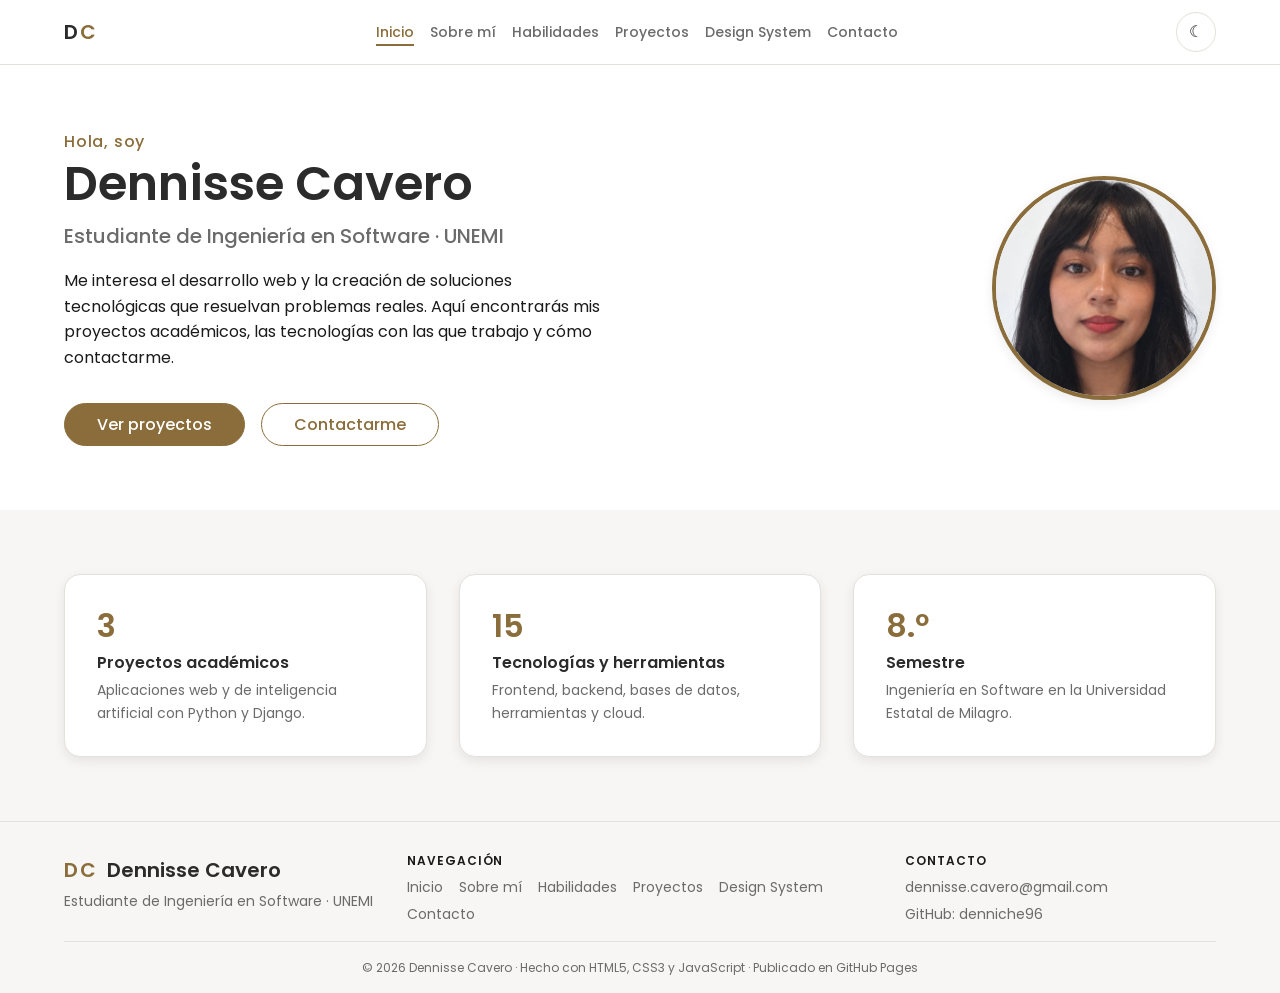
<file: index.html>
<!DOCTYPE html>
<html lang="es">
<head>
  <meta charset="UTF-8">
  <meta name="viewport" content="width=device-width, initial-scale=1">
  <title>Dennisse Cavero | Portafolio de Ingeniería en Software</title>
  <meta name="description" content="Portafolio web de Dennisse Cavero, estudiante de Ingeniería en Software en la UNEMI, interesada en el desarrollo web y la creación de soluciones tecnológicas.">
  <meta name="author" content="Dennisse Cavero">

  <!-- Open Graph -->
  <meta property="og:type" content="website">
  <meta property="og:title" content="Dennisse Cavero | Portafolio de Ingeniería en Software">
  <meta property="og:description" content="Proyectos, habilidades y contacto de Dennisse Cavero, estudiante de Ingeniería en Software.">
  <meta property="og:url" content="https://denniche96.github.io/portafolio-web/">
  <meta property="og:image" content="https://denniche96.github.io/portafolio-web/img/og-image.png">
  <meta property="og:image:width" content="1200">
  <meta property="og:image:height" content="630">
  <meta property="og:image:alt" content="Tarjeta del portafolio de Dennisse Cavero, estudiante de Ingeniería en Software">
  <meta name="twitter:card" content="summary_large_image">
  <meta property="og:locale" content="es_EC">

  <link rel="canonical" href="https://denniche96.github.io/portafolio-web/">
  <link rel="icon" href="img/favicon.svg" type="image/svg+xml">

  <link rel="preconnect" href="https://fonts.googleapis.com">
  <link rel="preconnect" href="https://fonts.gstatic.com" crossorigin>
  <link rel="stylesheet" href="https://fonts.googleapis.com/css2?family=Poppins:wght@400;500;600&display=swap">

  <link rel="stylesheet" href="css/variables.css">
  <link rel="stylesheet" href="css/style.css">
  <script src="js/theme-init.js"></script>
  <script src="js/main.js" defer></script>
</head>
<body>
  <a class="skip-link" href="#contenido">Saltar al contenido principal</a>

  <header class="site-header">
    <nav class="navbar container" aria-label="Navegación principal">
      <a class="navbar__logo" href="index.html" aria-label="Dennisse Cavero, ir al inicio">D<span>C</span></a>

      <ul class="navbar__menu" id="menu-principal">
        <li><a class="navbar__link" href="index.html" aria-current="page">Inicio</a></li>
        <li><a class="navbar__link" href="sobre-mi.html">Sobre mí</a></li>
        <li><a class="navbar__link" href="skills.html">Habilidades</a></li>
        <li><a class="navbar__link" href="proyectos.html">Proyectos</a></li>
        <li><a class="navbar__link" href="design-system.html">Design System</a></li>
        <li><a class="navbar__link" href="contacto.html">Contacto</a></li>
      </ul>

      <div class="navbar__actions">
        <button class="icon-button theme-toggle" type="button" aria-label="Modo oscuro" aria-pressed="false" title="Cambiar entre modo claro y oscuro">☾</button>
        <button class="icon-button navbar__toggle" type="button" aria-label="Abrir menú" aria-expanded="false" aria-controls="menu-principal">☰</button>
      </div>
    </nav>
  </header>

  <main id="contenido">
    <section class="hero container" aria-labelledby="hero-titulo">
      <div class="hero__content">
        <p class="hero__eyebrow">Hola, soy</p>
        <h1 id="hero-titulo">Dennisse Cavero</h1>
        <p class="hero__title">Estudiante de Ingeniería en Software · UNEMI</p>
        <p class="hero__description">
          Me interesa el desarrollo web y la creación de soluciones tecnológicas
          que resuelvan problemas reales. Aquí encontrarás mis proyectos
          académicos, las tecnologías con las que trabajo y cómo contactarme.
        </p>
        <div class="hero__actions">
          <a class="btn btn--primary" href="proyectos.html">Ver proyectos</a>
          <a class="btn btn--secondary" href="contacto.html">Contactarme</a>
        </div>
      </div>

      <figure class="hero__figure">
        <img class="avatar" src="img/foto-perfil.jpg" alt="Fotografía de Dennisse Cavero" width="480" height="480">
      </figure>
    </section>

    <section class="section section--surface" aria-labelledby="resumen-titulo">
      <div class="container">
        <h2 id="resumen-titulo" class="visually-hidden">Resumen del portafolio</h2>
        <ul class="highlights">
          <li>
            <a class="card highlight" href="proyectos.html">
              <span class="highlight__value">3</span>
              <span class="highlight__label">Proyectos académicos</span>
              <span class="highlight__text">Aplicaciones web y de inteligencia artificial con Python y Django.</span>
            </a>
          </li>
          <li>
            <a class="card highlight" href="skills.html">
              <span class="highlight__value">15</span>
              <span class="highlight__label">Tecnologías y herramientas</span>
              <span class="highlight__text">Frontend, backend, bases de datos, herramientas y cloud.</span>
            </a>
          </li>
          <li>
            <a class="card highlight" href="sobre-mi.html">
              <span class="highlight__value">8.º</span>
              <span class="highlight__label">Semestre</span>
              <span class="highlight__text">Ingeniería en Software en la Universidad Estatal de Milagro.</span>
            </a>
          </li>
        </ul>
      </div>
    </section>
  </main>

  <footer class="site-footer">
    <div class="container site-footer__grid">
      <div class="site-footer__brand">
        <p class="site-footer__logo"><span aria-hidden="true">DC</span> Dennisse Cavero</p>
        <p>Estudiante de Ingeniería en Software · UNEMI</p>
      </div>

      <nav aria-labelledby="footer-nav-titulo">
        <h2 id="footer-nav-titulo" class="site-footer__title">Navegación</h2>
        <ul class="site-footer__list site-footer__list--nav">
          <li><a href="index.html">Inicio</a></li>
          <li><a href="sobre-mi.html">Sobre mí</a></li>
          <li><a href="skills.html">Habilidades</a></li>
          <li><a href="proyectos.html">Proyectos</a></li>
          <li><a href="design-system.html">Design System</a></li>
          <li><a href="contacto.html">Contacto</a></li>
        </ul>
      </nav>

      <div>
        <h2 class="site-footer__title">Contacto</h2>
        <ul class="site-footer__list">
          <li><a href="mailto:dennisse.cavero@gmail.com">dennisse.cavero@gmail.com</a></li>
          <li><a href="https://github.com/denniche96" target="_blank" rel="noopener noreferrer">GitHub: denniche96</a></li>
        </ul>
      </div>
    </div>

    <div class="container site-footer__bottom">
      <p>&copy; 2026 Dennisse Cavero · Hecho con HTML5, CSS3 y JavaScript · Publicado en GitHub Pages</p>
    </div>
  </footer>
</body>
</html>
</file>
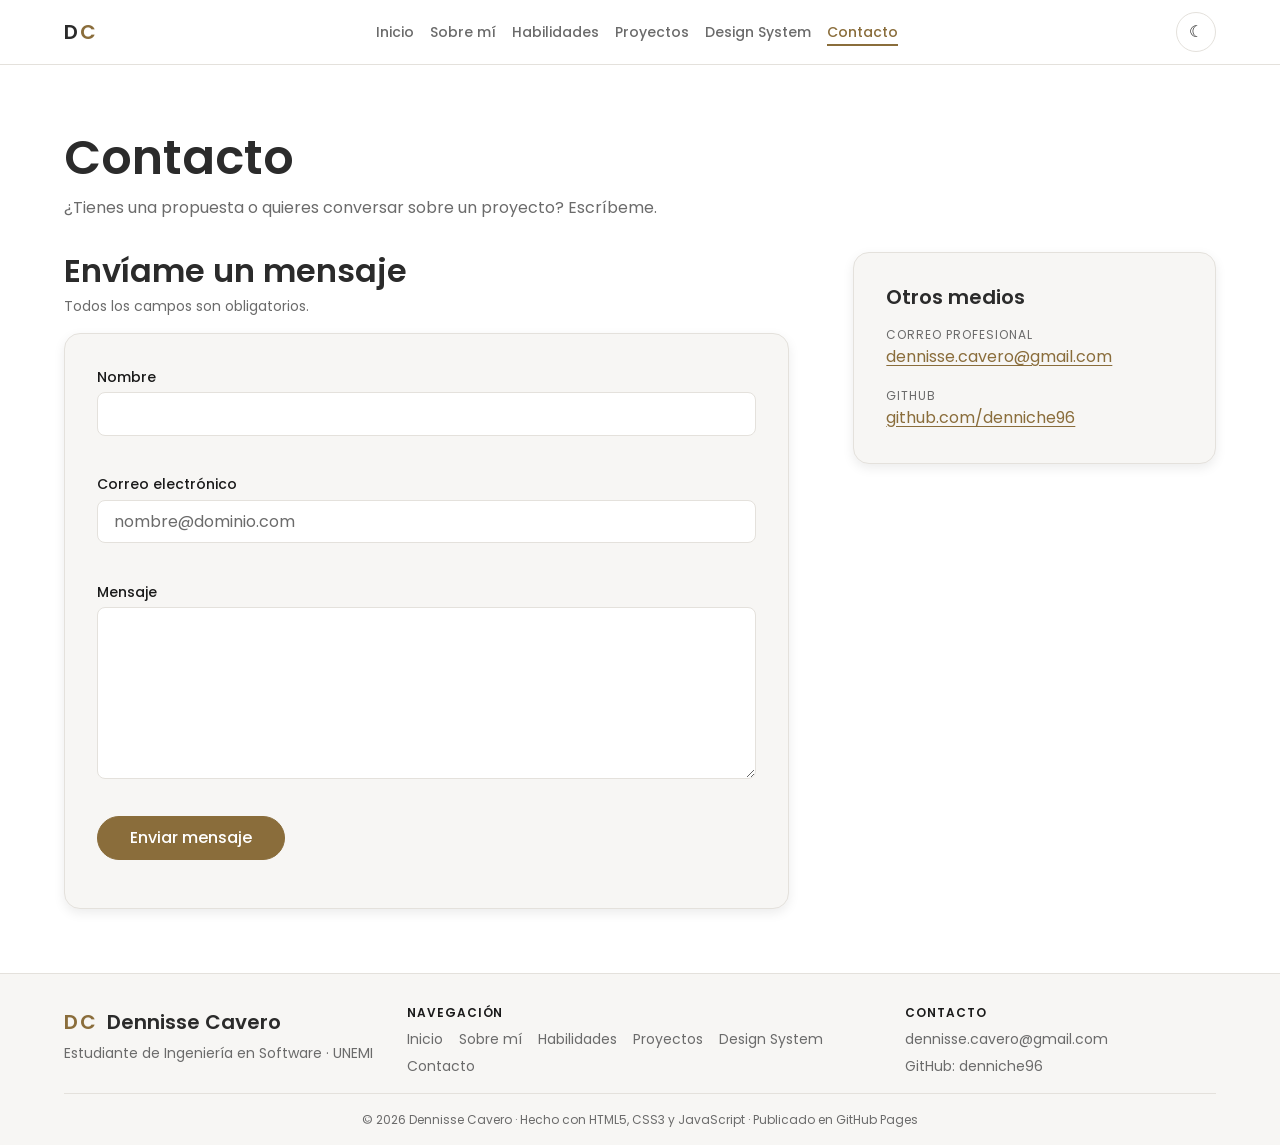
<file: contacto.html>
<!DOCTYPE html>
<html lang="es">
<head>
  <meta charset="UTF-8">
  <meta name="viewport" content="width=device-width, initial-scale=1">
  <title>Contacto | Dennisse Cavero</title>
  <meta name="description" content="Contacta a Dennisse Cavero, estudiante de Ingeniería en Software, mediante el formulario o su correo profesional.">
  <meta name="author" content="Dennisse Cavero">

  <!-- Open Graph -->
  <meta property="og:type" content="website">
  <meta property="og:title" content="Contacto | Dennisse Cavero">
  <meta property="og:description" content="Escríbeme para colaborar en proyectos o conversar sobre desarrollo web.">
  <meta property="og:url" content="https://denniche96.github.io/portafolio-web/contacto.html">
  <meta property="og:image" content="https://denniche96.github.io/portafolio-web/img/og-image.png">
  <meta property="og:image:width" content="1200">
  <meta property="og:image:height" content="630">
  <meta property="og:image:alt" content="Tarjeta del portafolio de Dennisse Cavero, estudiante de Ingeniería en Software">
  <meta name="twitter:card" content="summary_large_image">
  <meta property="og:locale" content="es_EC">

  <link rel="canonical" href="https://denniche96.github.io/portafolio-web/contacto.html">
  <link rel="icon" href="img/favicon.svg" type="image/svg+xml">

  <link rel="preconnect" href="https://fonts.googleapis.com">
  <link rel="preconnect" href="https://fonts.gstatic.com" crossorigin>
  <link rel="stylesheet" href="https://fonts.googleapis.com/css2?family=Poppins:wght@400;500;600&display=swap">

  <link rel="stylesheet" href="css/variables.css">
  <link rel="stylesheet" href="css/style.css">
  <script src="js/theme-init.js"></script>
  <script src="js/main.js" defer></script>
</head>
<body>
  <a class="skip-link" href="#contenido">Saltar al contenido principal</a>

  <header class="site-header">
    <nav class="navbar container" aria-label="Navegación principal">
      <a class="navbar__logo" href="index.html" aria-label="Dennisse Cavero, ir al inicio">D<span>C</span></a>

      <ul class="navbar__menu" id="menu-principal">
        <li><a class="navbar__link" href="index.html">Inicio</a></li>
        <li><a class="navbar__link" href="sobre-mi.html">Sobre mí</a></li>
        <li><a class="navbar__link" href="skills.html">Habilidades</a></li>
        <li><a class="navbar__link" href="proyectos.html">Proyectos</a></li>
        <li><a class="navbar__link" href="design-system.html">Design System</a></li>
        <li><a class="navbar__link" href="contacto.html" aria-current="page">Contacto</a></li>
      </ul>

      <div class="navbar__actions">
        <button class="icon-button theme-toggle" type="button" aria-label="Modo oscuro" aria-pressed="false" title="Cambiar entre modo claro y oscuro">☾</button>
        <button class="icon-button navbar__toggle" type="button" aria-label="Abrir menú" aria-expanded="false" aria-controls="menu-principal">☰</button>
      </div>
    </nav>
  </header>

  <main id="contenido">
    <header class="page-header container">
      <h1>Contacto</h1>
      <p class="text-muted">¿Tienes una propuesta o quieres conversar sobre un proyecto? Escríbeme.</p>
    </header>

    <div class="section container contact">
      <section aria-labelledby="formulario-titulo">
        <h2 id="formulario-titulo">Envíame un mensaje</h2>
        <p class="text-muted contact__note">Todos los campos son obligatorios.</p>

        <form class="card form" id="contact-form" action="mailto:dennisse.cavero@gmail.com" method="post" enctype="text/plain">
          <div class="form__field">
            <label class="form__label" for="nombre">Nombre</label>
            <input class="form__input" id="nombre" name="nombre" type="text" autocomplete="name" required minlength="3" maxlength="80" aria-describedby="nombre-error">
            <p class="form__error" id="nombre-error"></p>
          </div>

          <div class="form__field">
            <label class="form__label" for="correo">Correo electrónico</label>
            <input class="form__input" id="correo" name="correo" type="email" autocomplete="email" required maxlength="120" placeholder="nombre@dominio.com" aria-describedby="correo-error">
            <p class="form__error" id="correo-error"></p>
          </div>

          <div class="form__field">
            <label class="form__label" for="mensaje">Mensaje</label>
            <textarea class="form__input form__textarea" id="mensaje" name="mensaje" rows="6" required minlength="10" maxlength="1000" aria-describedby="mensaje-error"></textarea>
            <p class="form__error" id="mensaje-error"></p>
          </div>

          <button class="btn btn--primary" type="submit">Enviar mensaje</button>
          <p class="form__status" role="status"></p>
        </form>
      </section>

      <aside class="card contact__aside" aria-labelledby="otros-medios-titulo">
        <h2 id="otros-medios-titulo">Otros medios</h2>
        <ul class="contact-links">
          <li>
            <span class="contact-links__label">Correo profesional</span>
            <a href="mailto:dennisse.cavero@gmail.com">dennisse.cavero@gmail.com</a>
          </li>
          <li>
            <span class="contact-links__label">GitHub</span>
            <a href="https://github.com/denniche96" target="_blank" rel="noopener noreferrer">github.com/denniche96</a>
          </li>
        </ul>
      </aside>
    </div>
  </main>

  <footer class="site-footer">
    <div class="container site-footer__grid">
      <div class="site-footer__brand">
        <p class="site-footer__logo"><span aria-hidden="true">DC</span> Dennisse Cavero</p>
        <p>Estudiante de Ingeniería en Software · UNEMI</p>
      </div>

      <nav aria-labelledby="footer-nav-titulo">
        <h2 id="footer-nav-titulo" class="site-footer__title">Navegación</h2>
        <ul class="site-footer__list site-footer__list--nav">
          <li><a href="index.html">Inicio</a></li>
          <li><a href="sobre-mi.html">Sobre mí</a></li>
          <li><a href="skills.html">Habilidades</a></li>
          <li><a href="proyectos.html">Proyectos</a></li>
          <li><a href="design-system.html">Design System</a></li>
          <li><a href="contacto.html">Contacto</a></li>
        </ul>
      </nav>

      <div>
        <h2 class="site-footer__title">Contacto</h2>
        <ul class="site-footer__list">
          <li><a href="mailto:dennisse.cavero@gmail.com">dennisse.cavero@gmail.com</a></li>
          <li><a href="https://github.com/denniche96" target="_blank" rel="noopener noreferrer">GitHub: denniche96</a></li>
        </ul>
      </div>
    </div>

    <div class="container site-footer__bottom">
      <p>&copy; 2026 Dennisse Cavero · Hecho con HTML5, CSS3 y JavaScript · Publicado en GitHub Pages</p>
    </div>
  </footer>
</body>
</html>
</file>
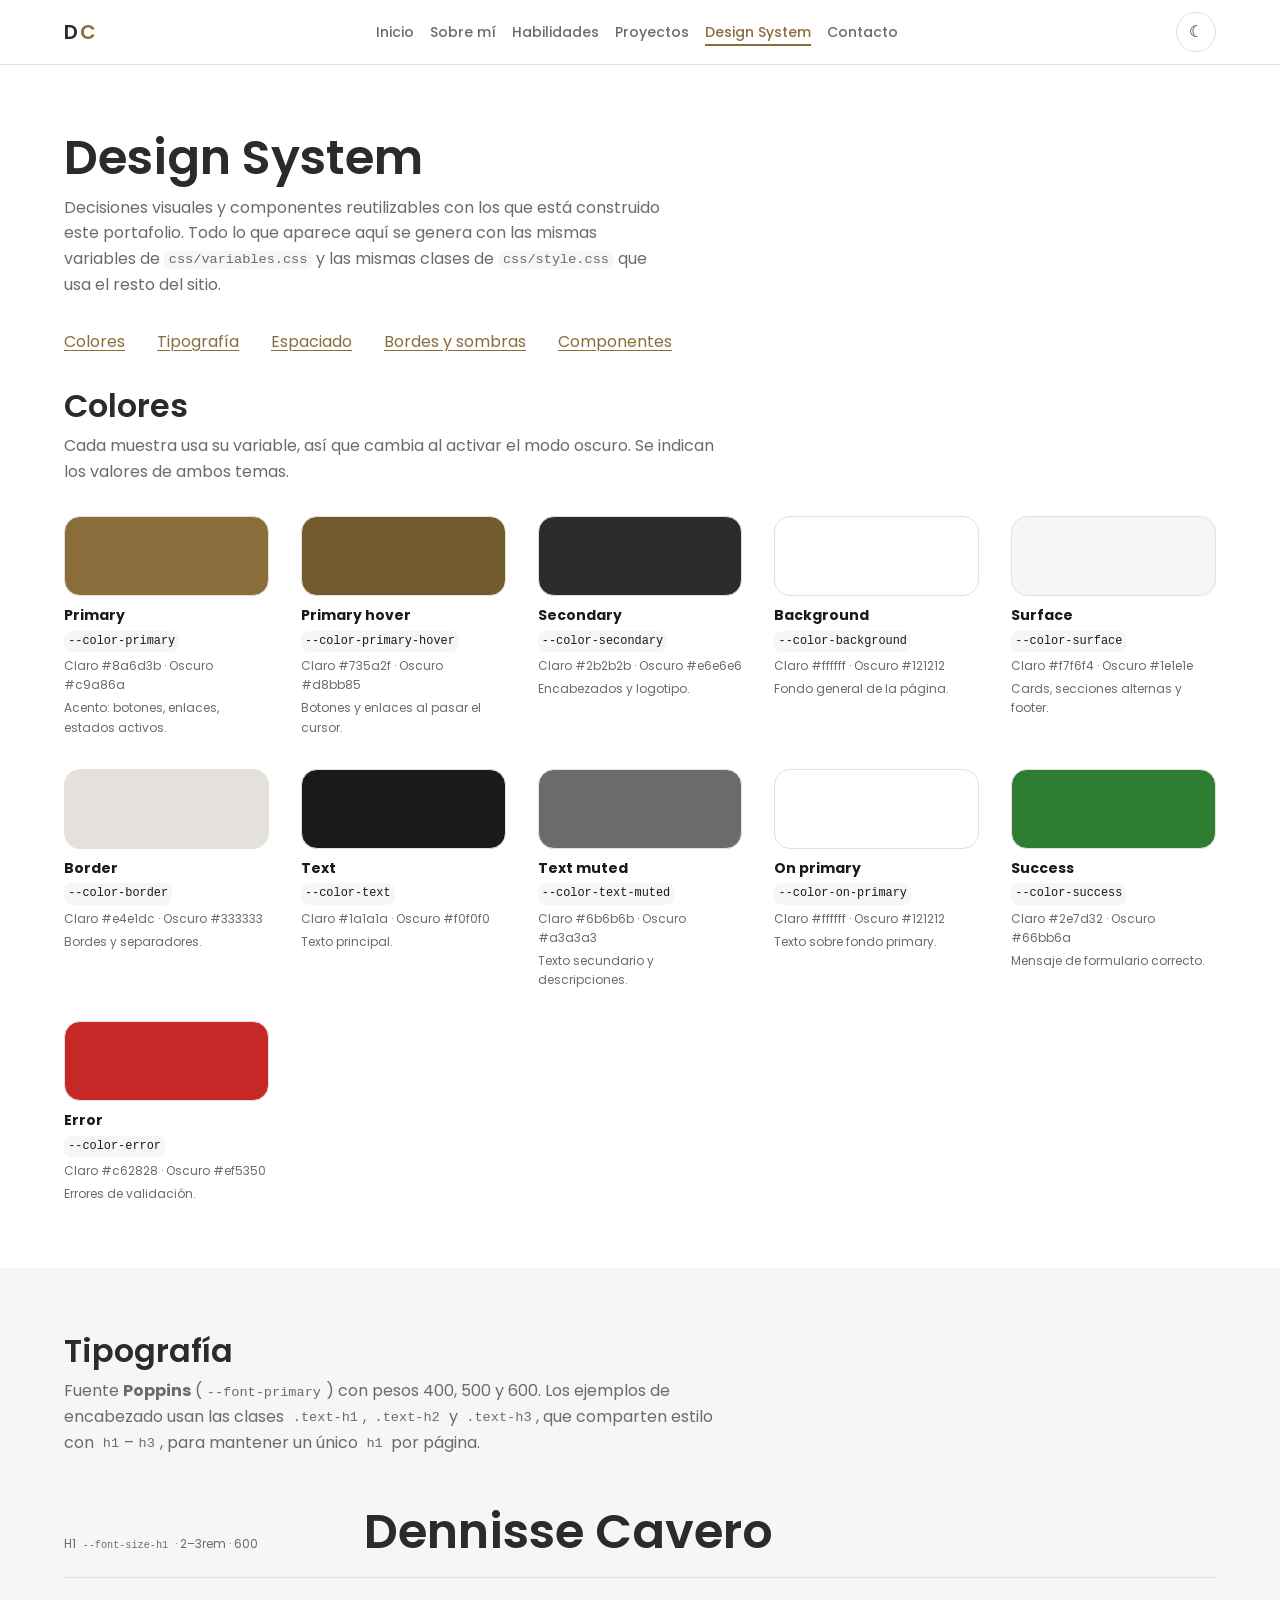
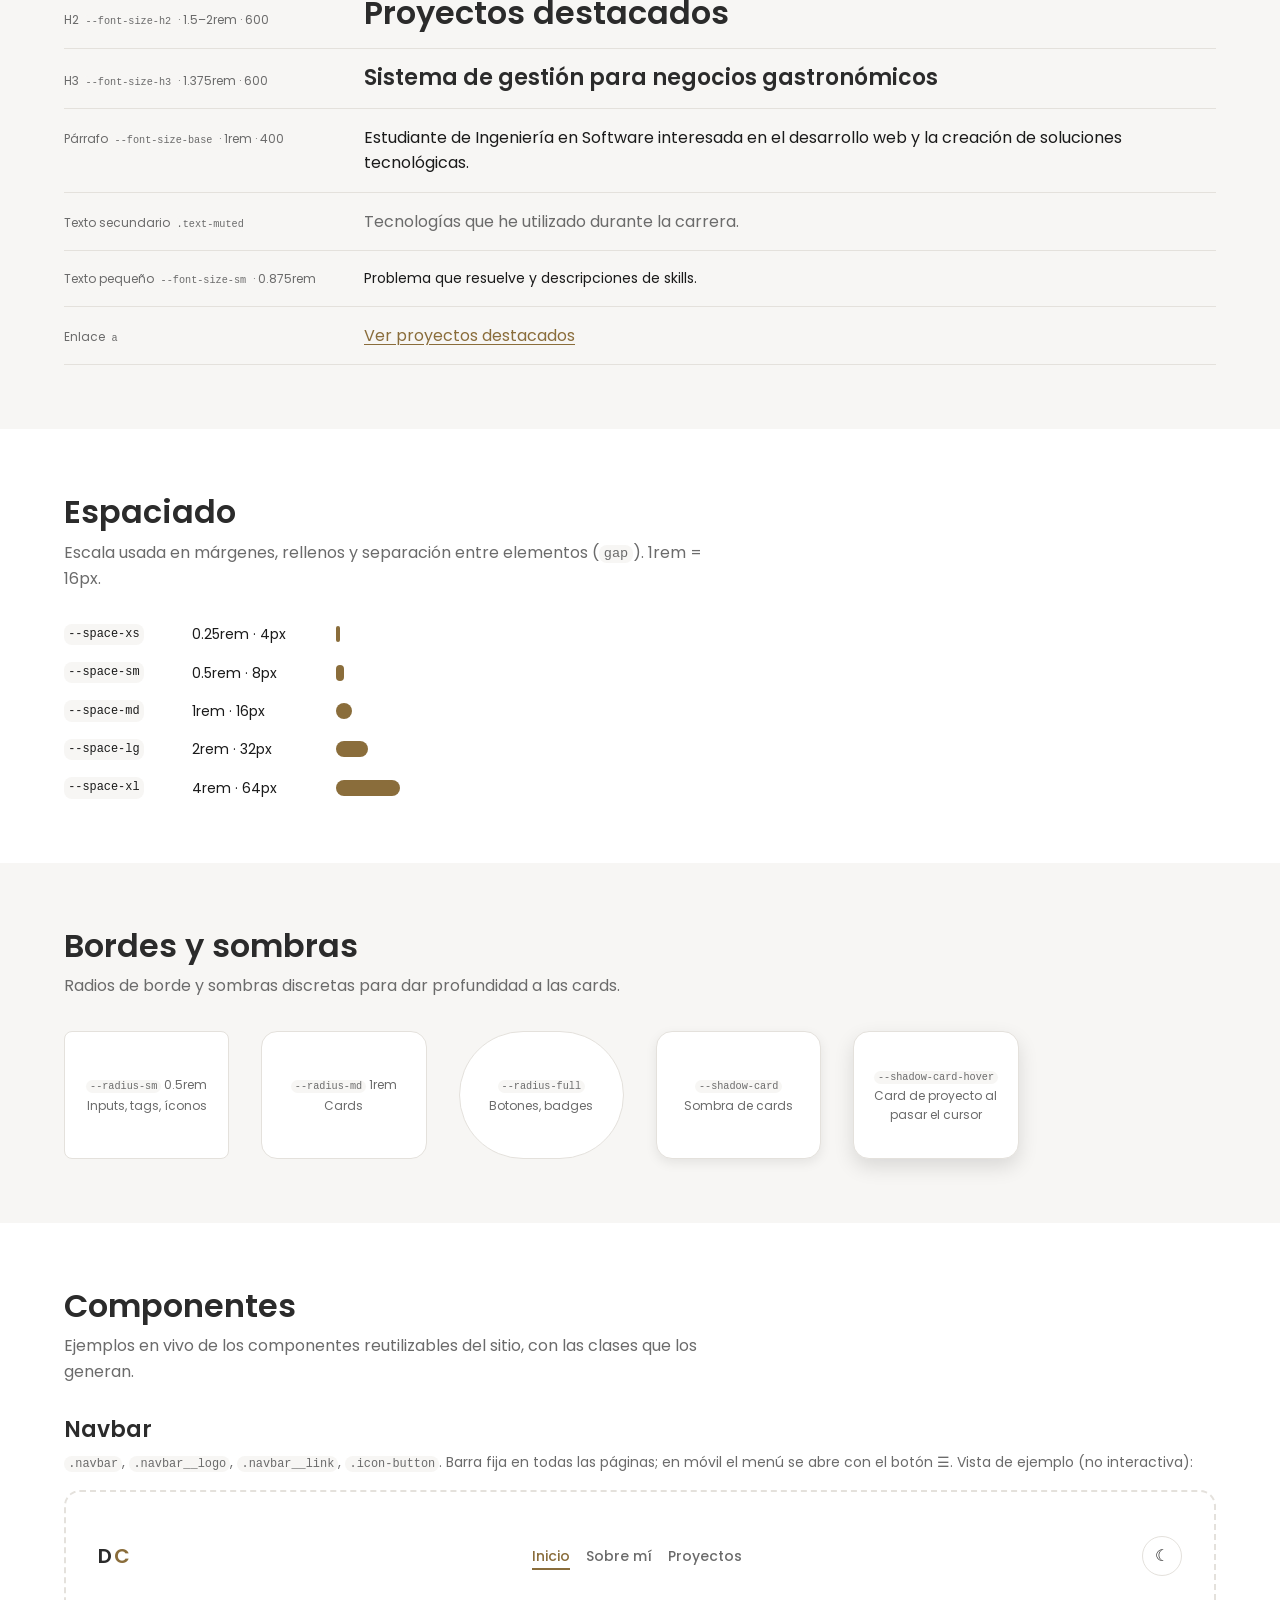
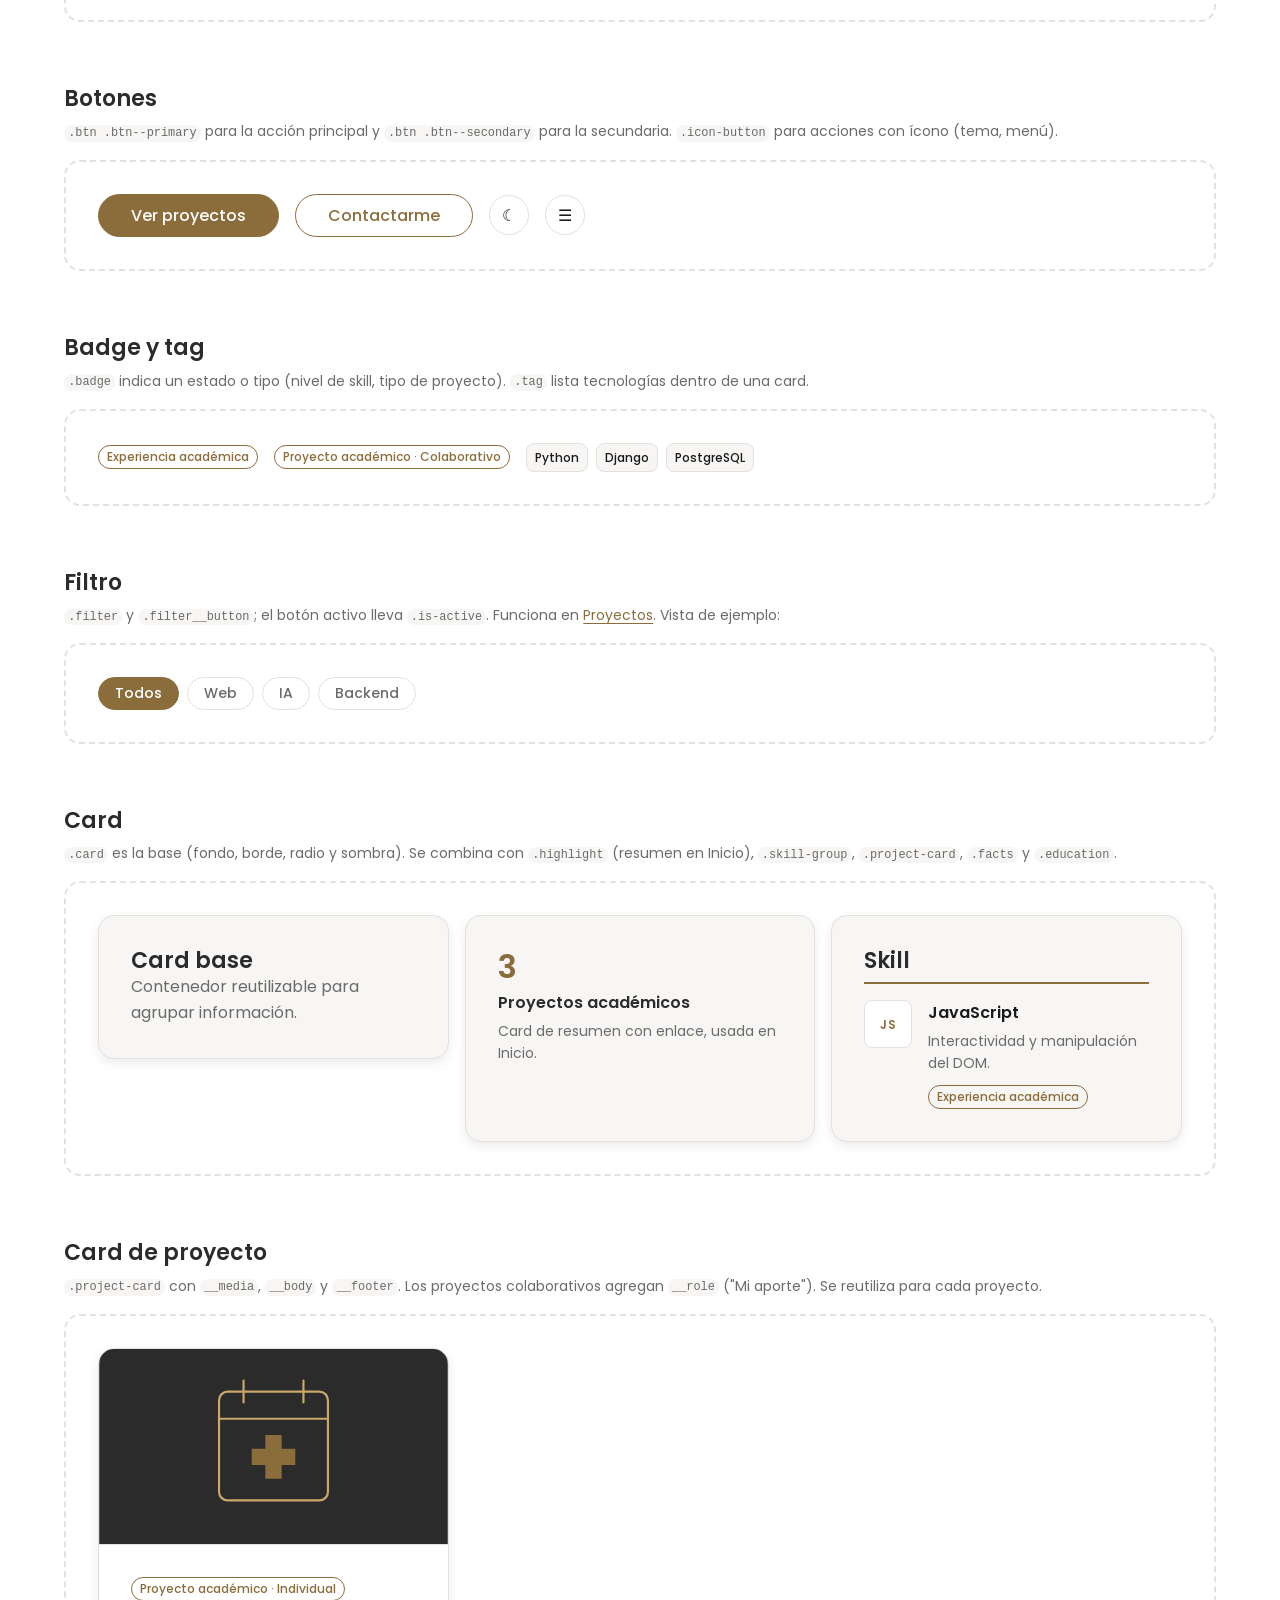
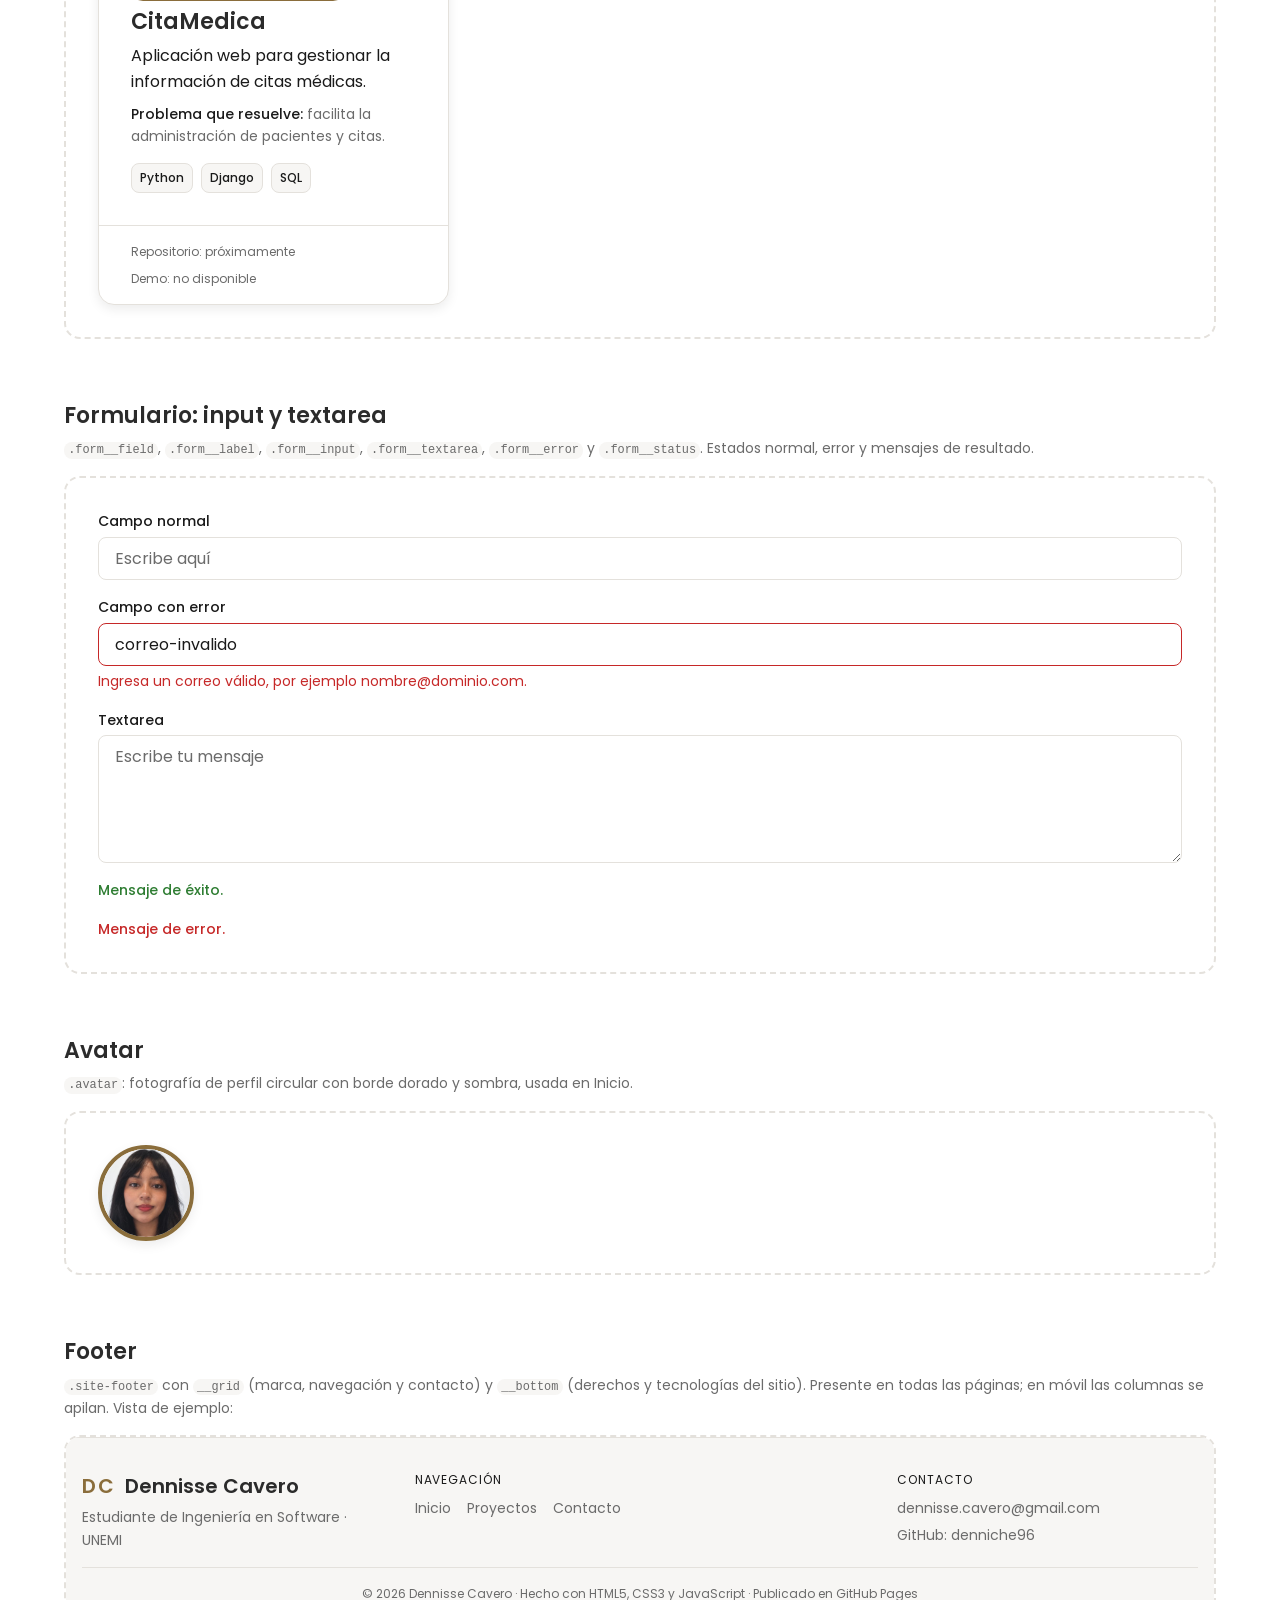
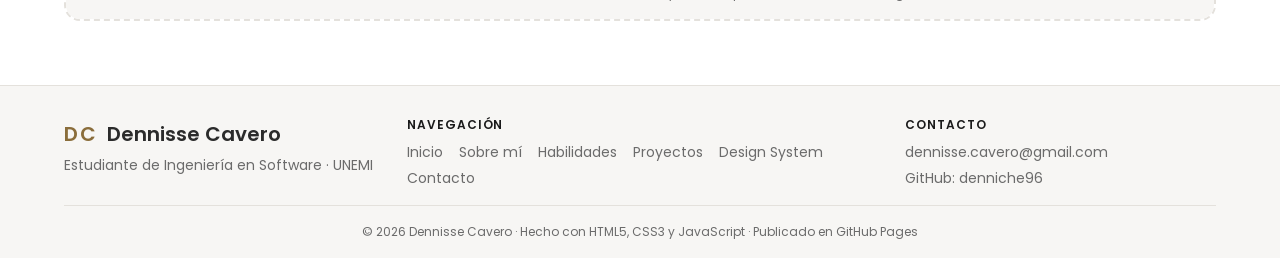
<file: design-system.html>
<!DOCTYPE html>
<html lang="es">
<head>
  <meta charset="UTF-8">
  <meta name="viewport" content="width=device-width, initial-scale=1">
  <title>Design System y componentes | Dennisse Cavero</title>
  <meta name="description" content="Design System del portafolio de Dennisse Cavero: paleta de colores, tipografía, escala de espaciado y componentes reutilizables.">
  <meta name="author" content="Dennisse Cavero">

  <!-- Open Graph -->
  <meta property="og:type" content="website">
  <meta property="og:title" content="Design System y componentes | Dennisse Cavero">
  <meta property="og:description" content="Colores, tipografía, espaciado y componentes que forman el sistema visual del portafolio.">
  <meta property="og:url" content="https://denniche96.github.io/portafolio-web/design-system.html">
  <meta property="og:image" content="https://denniche96.github.io/portafolio-web/img/og-image.png">
  <meta property="og:image:width" content="1200">
  <meta property="og:image:height" content="630">
  <meta property="og:image:alt" content="Tarjeta del portafolio de Dennisse Cavero, estudiante de Ingeniería en Software">
  <meta name="twitter:card" content="summary_large_image">
  <meta property="og:locale" content="es_EC">

  <link rel="canonical" href="https://denniche96.github.io/portafolio-web/design-system.html">
  <link rel="icon" href="img/favicon.svg" type="image/svg+xml">

  <link rel="preconnect" href="https://fonts.googleapis.com">
  <link rel="preconnect" href="https://fonts.gstatic.com" crossorigin>
  <link rel="stylesheet" href="https://fonts.googleapis.com/css2?family=Poppins:wght@400;500;600&display=swap">

  <link rel="stylesheet" href="css/variables.css">
  <link rel="stylesheet" href="css/style.css">
  <script src="js/theme-init.js"></script>
  <script src="js/main.js" defer></script>
</head>
<body>
  <a class="skip-link" href="#contenido">Saltar al contenido principal</a>

  <header class="site-header">
    <nav class="navbar container" aria-label="Navegación principal">
      <a class="navbar__logo" href="index.html" aria-label="Dennisse Cavero, ir al inicio">D<span>C</span></a>

      <ul class="navbar__menu" id="menu-principal">
        <li><a class="navbar__link" href="index.html">Inicio</a></li>
        <li><a class="navbar__link" href="sobre-mi.html">Sobre mí</a></li>
        <li><a class="navbar__link" href="skills.html">Habilidades</a></li>
        <li><a class="navbar__link" href="proyectos.html">Proyectos</a></li>
        <li><a class="navbar__link" href="design-system.html" aria-current="page">Design System</a></li>
        <li><a class="navbar__link" href="contacto.html">Contacto</a></li>
      </ul>

      <div class="navbar__actions">
        <button class="icon-button theme-toggle" type="button" aria-label="Modo oscuro" aria-pressed="false" title="Cambiar entre modo claro y oscuro">☾</button>
        <button class="icon-button navbar__toggle" type="button" aria-label="Abrir menú" aria-expanded="false" aria-controls="menu-principal">☰</button>
      </div>
    </nav>
  </header>

  <main id="contenido">
    <header class="page-header container">
      <h1>Design System</h1>
      <p class="text-muted">
        Decisiones visuales y componentes reutilizables con los que está construido
        este portafolio. Todo lo que aparece aquí se genera con las mismas variables
        de <code>css/variables.css</code> y las mismas clases de <code>css/style.css</code>
        que usa el resto del sitio.
      </p>

      <nav class="ds-toc" aria-label="Contenido del Design System">
        <ul class="ds-toc__list">
          <li><a href="#colores-titulo">Colores</a></li>
          <li><a href="#tipografia-titulo">Tipografía</a></li>
          <li><a href="#espaciado-titulo">Espaciado</a></li>
          <li><a href="#forma-titulo">Bordes y sombras</a></li>
          <li><a href="#componentes-titulo">Componentes</a></li>
        </ul>
      </nav>
    </header>

    <!-- ===================== Colores ===================== -->
    <section class="section container" aria-labelledby="colores-titulo">
      <h2 id="colores-titulo">Colores</h2>
      <p class="ds-intro text-muted">
        Cada muestra usa su variable, así que cambia al activar el modo oscuro.
        Se indican los valores de ambos temas.
      </p>

      <div class="ds-swatches">
        <figure class="swatch">
          <div class="swatch__color swatch--primary"></div>
          <figcaption>
            <strong>Primary</strong>
            <code>--color-primary</code>
            <span>Claro #8a6d3b · Oscuro #c9a86a</span>
            <span>Acento: botones, enlaces, estados activos.</span>
          </figcaption>
        </figure>
        <figure class="swatch">
          <div class="swatch__color swatch--primary-hover"></div>
          <figcaption>
            <strong>Primary hover</strong>
            <code>--color-primary-hover</code>
            <span>Claro #735a2f · Oscuro #d8bb85</span>
            <span>Botones y enlaces al pasar el cursor.</span>
          </figcaption>
        </figure>
        <figure class="swatch">
          <div class="swatch__color swatch--secondary"></div>
          <figcaption>
            <strong>Secondary</strong>
            <code>--color-secondary</code>
            <span>Claro #2b2b2b · Oscuro #e6e6e6</span>
            <span>Encabezados y logotipo.</span>
          </figcaption>
        </figure>
        <figure class="swatch">
          <div class="swatch__color swatch--background"></div>
          <figcaption>
            <strong>Background</strong>
            <code>--color-background</code>
            <span>Claro #ffffff · Oscuro #121212</span>
            <span>Fondo general de la página.</span>
          </figcaption>
        </figure>
        <figure class="swatch">
          <div class="swatch__color swatch--surface"></div>
          <figcaption>
            <strong>Surface</strong>
            <code>--color-surface</code>
            <span>Claro #f7f6f4 · Oscuro #1e1e1e</span>
            <span>Cards, secciones alternas y footer.</span>
          </figcaption>
        </figure>
        <figure class="swatch">
          <div class="swatch__color swatch--border"></div>
          <figcaption>
            <strong>Border</strong>
            <code>--color-border</code>
            <span>Claro #e4e1dc · Oscuro #333333</span>
            <span>Bordes y separadores.</span>
          </figcaption>
        </figure>
        <figure class="swatch">
          <div class="swatch__color swatch--text"></div>
          <figcaption>
            <strong>Text</strong>
            <code>--color-text</code>
            <span>Claro #1a1a1a · Oscuro #f0f0f0</span>
            <span>Texto principal.</span>
          </figcaption>
        </figure>
        <figure class="swatch">
          <div class="swatch__color swatch--text-muted"></div>
          <figcaption>
            <strong>Text muted</strong>
            <code>--color-text-muted</code>
            <span>Claro #6b6b6b · Oscuro #a3a3a3</span>
            <span>Texto secundario y descripciones.</span>
          </figcaption>
        </figure>
        <figure class="swatch">
          <div class="swatch__color swatch--on-primary"></div>
          <figcaption>
            <strong>On primary</strong>
            <code>--color-on-primary</code>
            <span>Claro #ffffff · Oscuro #121212</span>
            <span>Texto sobre fondo primary.</span>
          </figcaption>
        </figure>
        <figure class="swatch">
          <div class="swatch__color swatch--success"></div>
          <figcaption>
            <strong>Success</strong>
            <code>--color-success</code>
            <span>Claro #2e7d32 · Oscuro #66bb6a</span>
            <span>Mensaje de formulario correcto.</span>
          </figcaption>
        </figure>
        <figure class="swatch">
          <div class="swatch__color swatch--error"></div>
          <figcaption>
            <strong>Error</strong>
            <code>--color-error</code>
            <span>Claro #c62828 · Oscuro #ef5350</span>
            <span>Errores de validación.</span>
          </figcaption>
        </figure>
      </div>
    </section>

    <!-- ===================== Tipografía ===================== -->
    <section class="section section--surface" aria-labelledby="tipografia-titulo">
      <div class="container">
        <h2 id="tipografia-titulo">Tipografía</h2>
        <p class="ds-intro text-muted">
          Fuente <strong>Poppins</strong> (<code>--font-primary</code>) con pesos 400, 500 y 600.
          Los ejemplos de encabezado usan las clases <code>.text-h1</code>,
          <code>.text-h2</code> y <code>.text-h3</code>, que comparten estilo con
          <code>h1</code>–<code>h3</code>, para mantener un único <code>h1</code> por página.
        </p>

        <dl class="ds-type">
          <div class="ds-type__row">
            <dt>H1 <code>--font-size-h1</code> · 2–3rem · 600</dt>
            <dd><p class="text-h1">Dennisse Cavero</p></dd>
          </div>
          <div class="ds-type__row">
            <dt>H2 <code>--font-size-h2</code> · 1.5–2rem · 600</dt>
            <dd><p class="text-h2">Proyectos destacados</p></dd>
          </div>
          <div class="ds-type__row">
            <dt>H3 <code>--font-size-h3</code> · 1.375rem · 600</dt>
            <dd><p class="text-h3">Sistema de gestión para negocios gastronómicos</p></dd>
          </div>
          <div class="ds-type__row">
            <dt>Párrafo <code>--font-size-base</code> · 1rem · 400</dt>
            <dd><p>Estudiante de Ingeniería en Software interesada en el desarrollo web y la creación de soluciones tecnológicas.</p></dd>
          </div>
          <div class="ds-type__row">
            <dt>Texto secundario <code>.text-muted</code></dt>
            <dd><p class="text-muted">Tecnologías que he utilizado durante la carrera.</p></dd>
          </div>
          <div class="ds-type__row">
            <dt>Texto pequeño <code>--font-size-sm</code> · 0.875rem</dt>
            <dd><p class="ds-sample-sm">Problema que resuelve y descripciones de skills.</p></dd>
          </div>
          <div class="ds-type__row">
            <dt>Enlace <code>a</code></dt>
            <dd><p><a href="proyectos.html">Ver proyectos destacados</a></p></dd>
          </div>
        </dl>
      </div>
    </section>

    <!-- ===================== Espaciado ===================== -->
    <section class="section container" aria-labelledby="espaciado-titulo">
      <h2 id="espaciado-titulo">Espaciado</h2>
      <p class="ds-intro text-muted">
        Escala usada en márgenes, rellenos y separación entre elementos
        (<code>gap</code>). 1rem = 16px.
      </p>

      <ul class="ds-spacing">
        <li class="ds-spacing__row">
          <code>--space-xs</code><span>0.25rem · 4px</span>
          <span class="ds-spacing__bar ds-spacing__bar--xs"></span>
        </li>
        <li class="ds-spacing__row">
          <code>--space-sm</code><span>0.5rem · 8px</span>
          <span class="ds-spacing__bar ds-spacing__bar--sm"></span>
        </li>
        <li class="ds-spacing__row">
          <code>--space-md</code><span>1rem · 16px</span>
          <span class="ds-spacing__bar ds-spacing__bar--md"></span>
        </li>
        <li class="ds-spacing__row">
          <code>--space-lg</code><span>2rem · 32px</span>
          <span class="ds-spacing__bar ds-spacing__bar--lg"></span>
        </li>
        <li class="ds-spacing__row">
          <code>--space-xl</code><span>4rem · 64px</span>
          <span class="ds-spacing__bar ds-spacing__bar--xl"></span>
        </li>
      </ul>
    </section>

    <!-- ===================== Bordes y sombras ===================== -->
    <section class="section section--surface" aria-labelledby="forma-titulo">
      <div class="container">
        <h2 id="forma-titulo">Bordes y sombras</h2>
        <p class="ds-intro text-muted">Radios de borde y sombras discretas para dar profundidad a las cards.</p>

        <div class="ds-shapes">
          <figure class="ds-shape ds-shape--radius-sm">
            <figcaption><code>--radius-sm</code> 0.5rem<br>Inputs, tags, íconos</figcaption>
          </figure>
          <figure class="ds-shape ds-shape--radius-md">
            <figcaption><code>--radius-md</code> 1rem<br>Cards</figcaption>
          </figure>
          <figure class="ds-shape ds-shape--radius-full">
            <figcaption><code>--radius-full</code><br>Botones, badges</figcaption>
          </figure>
          <figure class="ds-shape ds-shape--shadow">
            <figcaption><code>--shadow-card</code><br>Sombra de cards</figcaption>
          </figure>
          <figure class="ds-shape ds-shape--shadow-hover">
            <figcaption><code>--shadow-card-hover</code><br>Card de proyecto al pasar el cursor</figcaption>
          </figure>
        </div>
      </div>
    </section>

    <!-- ===================== Componentes ===================== -->
    <section class="section container" aria-labelledby="componentes-titulo">
      <h2 id="componentes-titulo">Componentes</h2>
      <p class="ds-intro text-muted">
        Ejemplos en vivo de los componentes reutilizables del sitio, con las clases que los generan.
      </p>

      <article class="ds-component" aria-labelledby="comp-navbar">
        <h3 id="comp-navbar">Navbar</h3>
        <p class="text-muted">
          <code>.navbar</code>, <code>.navbar__logo</code>, <code>.navbar__link</code>,
          <code>.icon-button</code>. Barra fija en todas las páginas; en móvil el menú se
          abre con el botón ☰. Vista de ejemplo (no interactiva):
        </p>
        <div class="ds-preview ds-preview--block" inert>
          <div class="navbar">
            <span class="navbar__logo">D<span>C</span></span>
            <ul class="navbar__menu">
              <li><span class="navbar__link" aria-current="page">Inicio</span></li>
              <li><span class="navbar__link">Sobre mí</span></li>
              <li><span class="navbar__link">Proyectos</span></li>
            </ul>
            <span class="icon-button">☾</span>
          </div>
        </div>
      </article>

      <article class="ds-component" aria-labelledby="comp-botones">
        <h3 id="comp-botones">Botones</h3>
        <p class="text-muted">
          <code>.btn .btn--primary</code> para la acción principal y
          <code>.btn .btn--secondary</code> para la secundaria. <code>.icon-button</code>
          para acciones con ícono (tema, menú).
        </p>
        <div class="ds-preview">
          <a class="btn btn--primary" href="proyectos.html">Ver proyectos</a>
          <a class="btn btn--secondary" href="contacto.html">Contactarme</a>
          <span class="icon-button" aria-hidden="true">☾</span>
          <span class="icon-button" aria-hidden="true">☰</span>
        </div>
      </article>

      <article class="ds-component" aria-labelledby="comp-badge">
        <h3 id="comp-badge">Badge y tag</h3>
        <p class="text-muted">
          <code>.badge</code> indica un estado o tipo (nivel de skill, tipo de proyecto).
          <code>.tag</code> lista tecnologías dentro de una card.
        </p>
        <div class="ds-preview">
          <span class="badge">Experiencia académica</span>
          <span class="badge">Proyecto académico · Colaborativo</span>
          <ul class="tag-list">
            <li class="tag">Python</li>
            <li class="tag">Django</li>
            <li class="tag">PostgreSQL</li>
          </ul>
        </div>
      </article>

      <article class="ds-component" aria-labelledby="comp-filtro">
        <h3 id="comp-filtro">Filtro</h3>
        <p class="text-muted">
          <code>.filter</code> y <code>.filter__button</code>; el botón activo lleva
          <code>.is-active</code>. Funciona en <a href="proyectos.html">Proyectos</a>. Vista de ejemplo:
        </p>
        <div class="ds-preview" inert>
          <div class="filter">
            <span class="filter__button is-active">Todos</span>
            <span class="filter__button">Web</span>
            <span class="filter__button">IA</span>
            <span class="filter__button">Backend</span>
          </div>
        </div>
      </article>

      <article class="ds-component" aria-labelledby="comp-card">
        <h3 id="comp-card">Card</h3>
        <p class="text-muted">
          <code>.card</code> es la base (fondo, borde, radio y sombra). Se combina con
          <code>.highlight</code> (resumen en Inicio), <code>.skill-group</code>,
          <code>.project-card</code>, <code>.facts</code> y <code>.education</code>.
        </p>
        <div class="ds-preview ds-preview--grid">
          <div class="card">
            <p class="text-h3">Card base</p>
            <p class="text-muted">Contenedor reutilizable para agrupar información.</p>
          </div>

          <a class="card highlight" href="proyectos.html">
            <span class="highlight__value">3</span>
            <span class="highlight__label">Proyectos académicos</span>
            <span class="highlight__text">Card de resumen con enlace, usada en Inicio.</span>
          </a>

          <div class="card skill-group">
            <p class="text-h3 skill-group__title">Skill</p>
            <ul class="skill-list">
              <li class="skill">
                <span class="skill__icon" aria-hidden="true">JS</span>
                <div class="skill__body">
                  <p class="skill__name">JavaScript</p>
                  <p class="skill__description">Interactividad y manipulación del DOM.</p>
                  <span class="badge">Experiencia académica</span>
                </div>
              </li>
            </ul>
          </div>
        </div>
      </article>

      <article class="ds-component" aria-labelledby="comp-proyecto">
        <h3 id="comp-proyecto">Card de proyecto</h3>
        <p class="text-muted">
          <code>.project-card</code> con <code>__media</code>, <code>__body</code> y
          <code>__footer</code>. Los proyectos colaborativos agregan <code>__role</code> ("Mi aporte"). Se reutiliza para cada proyecto.
        </p>
        <div class="ds-preview ds-preview--grid">
          <div class="card project-card">
            <figure class="project-card__media">
              <img src="img/proyecto-citamedica.svg" alt="Ilustración de un calendario con una cruz médica, ejemplo de imagen de card" width="640" height="360">
            </figure>
            <div class="project-card__body">
              <span class="badge">Proyecto académico · Individual</span>
              <p class="text-h3">CitaMedica</p>
              <p>Aplicación web para gestionar la información de citas médicas.</p>
              <p class="project-card__problem"><strong>Problema que resuelve:</strong> facilita la administración de pacientes y citas.</p>
              <ul class="tag-list">
                <li class="tag">Python</li>
                <li class="tag">Django</li>
                <li class="tag">SQL</li>
              </ul>
            </div>
            <div class="project-card__footer">
              <span>Repositorio: próximamente</span>
              <span>Demo: no disponible</span>
            </div>
          </div>
        </div>
      </article>

      <article class="ds-component" aria-labelledby="comp-form">
        <h3 id="comp-form">Formulario: input y textarea</h3>
        <p class="text-muted">
          <code>.form__field</code>, <code>.form__label</code>, <code>.form__input</code>,
          <code>.form__textarea</code>, <code>.form__error</code> y <code>.form__status</code>.
          Estados normal, error y mensajes de resultado.
        </p>
        <div class="ds-preview ds-preview--block">
          <div class="form">
            <div class="form__field">
              <label class="form__label" for="ds-nombre">Campo normal</label>
              <input class="form__input" id="ds-nombre" type="text" placeholder="Escribe aquí">
            </div>
            <div class="form__field">
              <label class="form__label" for="ds-correo">Campo con error</label>
              <input class="form__input" id="ds-correo" type="email" value="correo-invalido" aria-invalid="true" aria-describedby="ds-correo-error">
              <p class="form__error" id="ds-correo-error">Ingresa un correo válido, por ejemplo nombre@dominio.com.</p>
            </div>
            <div class="form__field">
              <label class="form__label" for="ds-mensaje">Textarea</label>
              <textarea class="form__input form__textarea" id="ds-mensaje" rows="3" placeholder="Escribe tu mensaje"></textarea>
            </div>
            <p class="form__status form__status--success">Mensaje de éxito.</p>
            <p class="form__status form__status--error">Mensaje de error.</p>
          </div>
        </div>
      </article>

      <article class="ds-component" aria-labelledby="comp-avatar">
        <h3 id="comp-avatar">Avatar</h3>
        <p class="text-muted"><code>.avatar</code>: fotografía de perfil circular con borde dorado y sombra, usada en Inicio.</p>
        <div class="ds-preview">
          <img class="avatar ds-avatar-sm" src="img/foto-perfil.jpg" alt="Fotografía de perfil de Dennisse Cavero, ejemplo del componente avatar" width="480" height="480">
        </div>
      </article>

      <article class="ds-component" aria-labelledby="comp-footer">
        <h3 id="comp-footer">Footer</h3>
        <p class="text-muted">
          <code>.site-footer</code> con <code>__grid</code> (marca, navegación y contacto)
          y <code>__bottom</code> (derechos y tecnologías del sitio). Presente en todas
          las páginas; en móvil las columnas se apilan. Vista de ejemplo:
        </p>
        <div class="ds-preview ds-preview--block ds-preview--flush" inert>
          <div class="site-footer">
            <div class="container site-footer__grid">
              <div>
                <p class="site-footer__logo"><span aria-hidden="true">DC</span> Dennisse Cavero</p>
                <p>Estudiante de Ingeniería en Software · UNEMI</p>
              </div>
              <div>
                <p class="site-footer__title">Navegación</p>
                <ul class="site-footer__list site-footer__list--nav">
                  <li>Inicio</li>
                  <li>Proyectos</li>
                  <li>Contacto</li>
                </ul>
              </div>
              <div>
                <p class="site-footer__title">Contacto</p>
                <ul class="site-footer__list">
                  <li>dennisse.cavero@gmail.com</li>
                  <li>GitHub: denniche96</li>
                </ul>
              </div>
            </div>
            <div class="container site-footer__bottom">
              <p>&copy; 2026 Dennisse Cavero · Hecho con HTML5, CSS3 y JavaScript · Publicado en GitHub Pages</p>
            </div>
          </div>
        </div>
      </article>
    </section>
  </main>

  <footer class="site-footer">
    <div class="container site-footer__grid">
      <div class="site-footer__brand">
        <p class="site-footer__logo"><span aria-hidden="true">DC</span> Dennisse Cavero</p>
        <p>Estudiante de Ingeniería en Software · UNEMI</p>
      </div>

      <nav aria-labelledby="footer-nav-titulo">
        <h2 id="footer-nav-titulo" class="site-footer__title">Navegación</h2>
        <ul class="site-footer__list site-footer__list--nav">
          <li><a href="index.html">Inicio</a></li>
          <li><a href="sobre-mi.html">Sobre mí</a></li>
          <li><a href="skills.html">Habilidades</a></li>
          <li><a href="proyectos.html">Proyectos</a></li>
          <li><a href="design-system.html">Design System</a></li>
          <li><a href="contacto.html">Contacto</a></li>
        </ul>
      </nav>

      <div>
        <h2 class="site-footer__title">Contacto</h2>
        <ul class="site-footer__list">
          <li><a href="mailto:dennisse.cavero@gmail.com">dennisse.cavero@gmail.com</a></li>
          <li><a href="https://github.com/denniche96" target="_blank" rel="noopener noreferrer">GitHub: denniche96</a></li>
        </ul>
      </div>
    </div>

    <div class="container site-footer__bottom">
      <p>&copy; 2026 Dennisse Cavero · Hecho con HTML5, CSS3 y JavaScript · Publicado en GitHub Pages</p>
    </div>
  </footer>
</body>
</html>
</file>
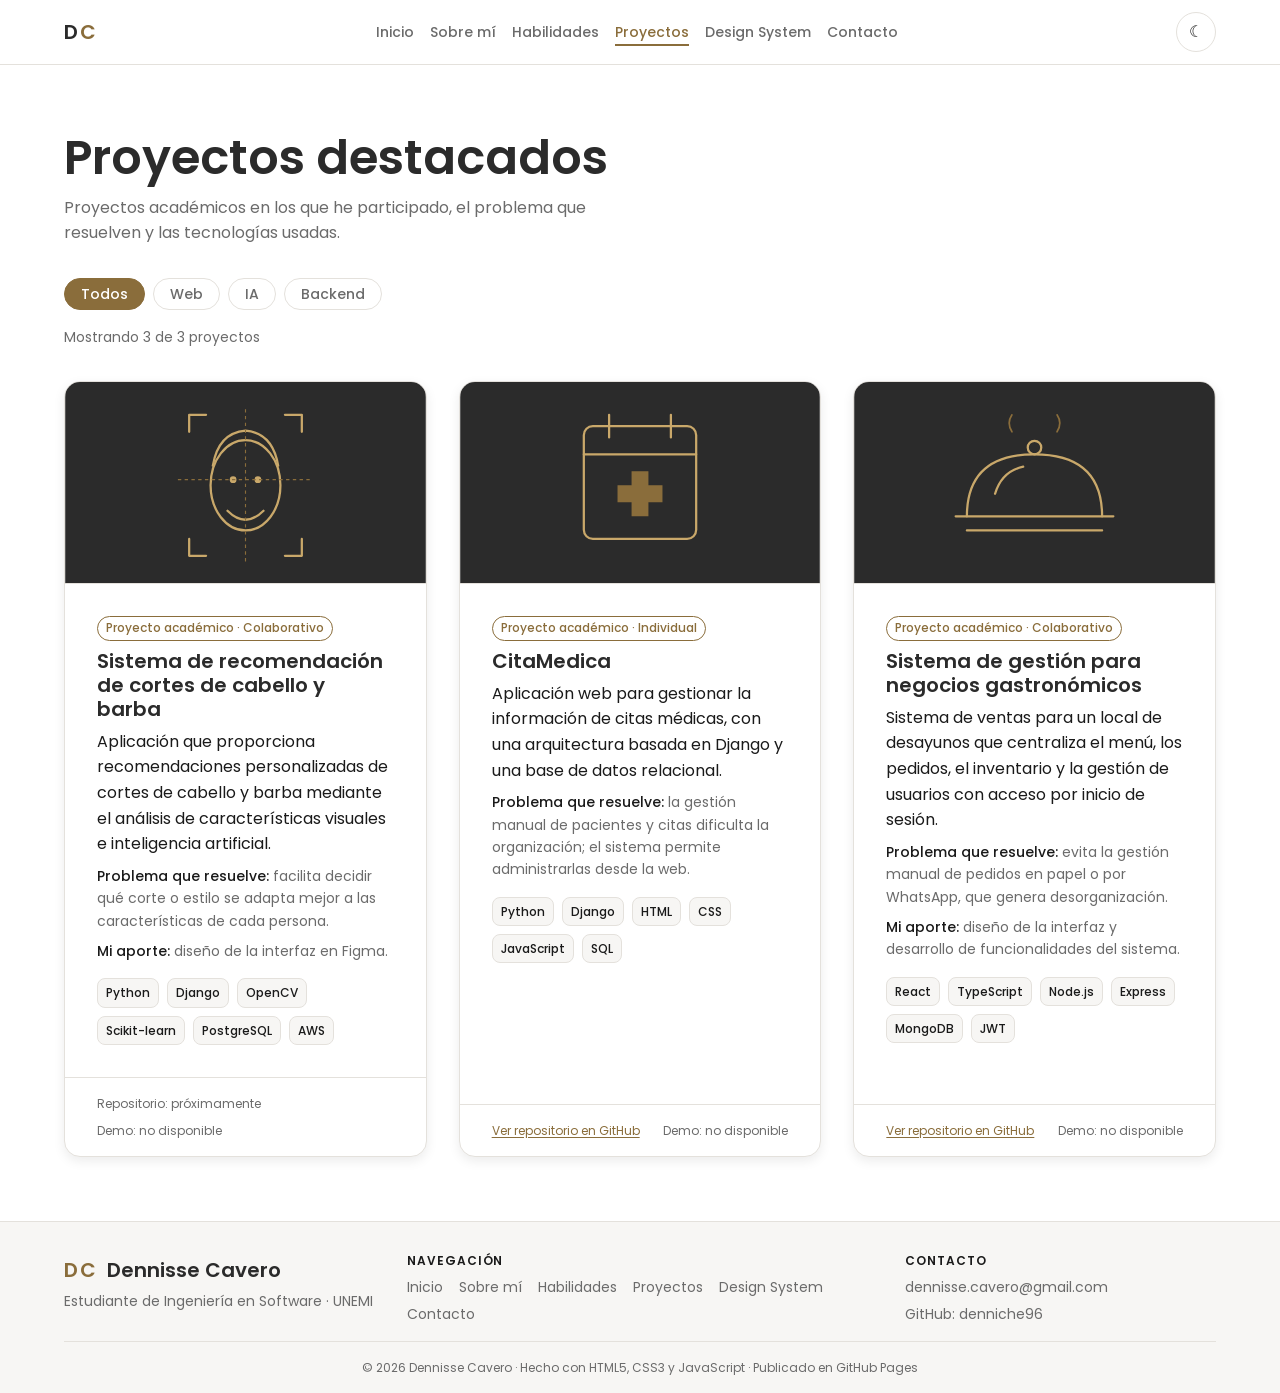
<file: proyectos.html>
<!DOCTYPE html>
<html lang="es">
<head>
  <meta charset="UTF-8">
  <meta name="viewport" content="width=device-width, initial-scale=1">
  <title>Proyectos destacados | Dennisse Cavero</title>
  <meta name="description" content="Proyectos académicos de Dennisse Cavero: recomendador de cortes con IA, sistema de citas médicas CitaMedica y gestión para negocios gastronómicos.">
  <meta name="author" content="Dennisse Cavero">

  <!-- Open Graph -->
  <meta property="og:type" content="website">
  <meta property="og:title" content="Proyectos destacados | Dennisse Cavero">
  <meta property="og:description" content="Proyectos académicos desarrollados con Python, Django, JavaScript y bases de datos.">
  <meta property="og:url" content="https://denniche96.github.io/portafolio-web/proyectos.html">
  <meta property="og:image" content="https://denniche96.github.io/portafolio-web/img/og-image.png">
  <meta property="og:image:width" content="1200">
  <meta property="og:image:height" content="630">
  <meta property="og:image:alt" content="Tarjeta del portafolio de Dennisse Cavero, estudiante de Ingeniería en Software">
  <meta name="twitter:card" content="summary_large_image">
  <meta property="og:locale" content="es_EC">

  <link rel="canonical" href="https://denniche96.github.io/portafolio-web/proyectos.html">
  <link rel="icon" href="img/favicon.svg" type="image/svg+xml">

  <link rel="preconnect" href="https://fonts.googleapis.com">
  <link rel="preconnect" href="https://fonts.gstatic.com" crossorigin>
  <link rel="stylesheet" href="https://fonts.googleapis.com/css2?family=Poppins:wght@400;500;600&display=swap">

  <link rel="stylesheet" href="css/variables.css">
  <link rel="stylesheet" href="css/style.css">
  <script src="js/theme-init.js"></script>
  <script src="js/main.js" defer></script>
</head>
<body>
  <a class="skip-link" href="#contenido">Saltar al contenido principal</a>

  <header class="site-header">
    <nav class="navbar container" aria-label="Navegación principal">
      <a class="navbar__logo" href="index.html" aria-label="Dennisse Cavero, ir al inicio">D<span>C</span></a>

      <ul class="navbar__menu" id="menu-principal">
        <li><a class="navbar__link" href="index.html">Inicio</a></li>
        <li><a class="navbar__link" href="sobre-mi.html">Sobre mí</a></li>
        <li><a class="navbar__link" href="skills.html">Habilidades</a></li>
        <li><a class="navbar__link" href="proyectos.html" aria-current="page">Proyectos</a></li>
        <li><a class="navbar__link" href="design-system.html">Design System</a></li>
        <li><a class="navbar__link" href="contacto.html">Contacto</a></li>
      </ul>

      <div class="navbar__actions">
        <button class="icon-button theme-toggle" type="button" aria-label="Modo oscuro" aria-pressed="false" title="Cambiar entre modo claro y oscuro">☾</button>
        <button class="icon-button navbar__toggle" type="button" aria-label="Abrir menú" aria-expanded="false" aria-controls="menu-principal">☰</button>
      </div>
    </nav>
  </header>

  <main id="contenido">
    <header class="page-header container">
      <h1>Proyectos destacados</h1>
      <p class="text-muted">Proyectos académicos en los que he participado, el problema que resuelven y las tecnologías usadas.</p>
    </header>

    <section class="section container" aria-labelledby="lista-proyectos-titulo">
      <h2 id="lista-proyectos-titulo" class="visually-hidden">Lista de proyectos</h2>

      <div class="filter" role="group" aria-label="Filtrar proyectos por categoría">
        <button class="filter__button is-active" type="button" data-filter="todos" aria-pressed="true">Todos</button>
        <button class="filter__button" type="button" data-filter="web" aria-pressed="false">Web</button>
        <button class="filter__button" type="button" data-filter="ia" aria-pressed="false">IA</button>
        <button class="filter__button" type="button" data-filter="backend" aria-pressed="false">Backend</button>
      </div>
      <p class="filter__status text-muted" aria-live="polite">Mostrando 3 de 3 proyectos</p>

      <div class="projects-grid">
        <article class="card project-card" data-category="ia backend" aria-labelledby="proyecto-cortes-titulo">
          <figure class="project-card__media">
            <img src="img/proyecto-cortes.svg" alt="Ilustración de un rostro con marcos de análisis facial, representando el sistema de recomendación de cortes" width="640" height="360" loading="lazy">
          </figure>
          <div class="project-card__body">
            <span class="badge">Proyecto académico · Colaborativo</span>
            <h3 id="proyecto-cortes-titulo">Sistema de recomendación de cortes de cabello y barba</h3>
            <p>
              Aplicación que proporciona recomendaciones personalizadas de cortes de
              cabello y barba mediante el análisis de características visuales e
              inteligencia artificial.
            </p>
            <p class="project-card__problem">
              <strong>Problema que resuelve:</strong> facilita decidir qué corte o
              estilo se adapta mejor a las características de cada persona.
            </p>
            <p class="project-card__role">
              <strong>Mi aporte:</strong> diseño de la interfaz en Figma.
            </p>
            <ul class="tag-list" aria-label="Tecnologías utilizadas">
              <li class="tag">Python</li>
              <li class="tag">Django</li>
              <li class="tag">OpenCV</li>
              <li class="tag">Scikit-learn</li>
              <li class="tag">PostgreSQL</li>
              <li class="tag">AWS</li>
            </ul>
          </div>
          <footer class="project-card__footer">
            <span>Repositorio: próximamente</span>
            <span>Demo: no disponible</span>
          </footer>
        </article>

        <article class="card project-card" data-category="web backend" aria-labelledby="proyecto-citamedica-titulo">
          <figure class="project-card__media">
            <img src="img/proyecto-citamedica.svg" alt="Ilustración de un calendario con una cruz médica, representando el sistema CitaMedica" width="640" height="360" loading="lazy">
          </figure>
          <div class="project-card__body">
            <span class="badge">Proyecto académico · Individual</span>
            <h3 id="proyecto-citamedica-titulo">CitaMedica</h3>
            <p>
              Aplicación web para gestionar la información de citas médicas, con una
              arquitectura basada en Django y una base de datos relacional.
            </p>
            <p class="project-card__problem">
              <strong>Problema que resuelve:</strong> la gestión manual de pacientes y
              citas dificulta la organización; el sistema permite administrarlas desde
              la web.
            </p>
            <ul class="tag-list" aria-label="Tecnologías utilizadas">
              <li class="tag">Python</li>
              <li class="tag">Django</li>
              <li class="tag">HTML</li>
              <li class="tag">CSS</li>
              <li class="tag">JavaScript</li>
              <li class="tag">SQL</li>
            </ul>
          </div>
          <footer class="project-card__footer">
            <a href="https://github.com/denniche96/Citas-Medicas" target="_blank" rel="noopener noreferrer">Ver repositorio en GitHub</a>
            <span>Demo: no disponible</span>
          </footer>
        </article>

        <article class="card project-card" data-category="web backend" aria-labelledby="proyecto-gastro-titulo">
          <figure class="project-card__media">
            <img src="img/proyecto-gastronomia.svg" alt="Ilustración de una campana de servicio de restaurante, representando el sistema de gestión gastronómica" width="640" height="360" loading="lazy">
          </figure>
          <div class="project-card__body">
            <span class="badge">Proyecto académico · Colaborativo</span>
            <h3 id="proyecto-gastro-titulo">Sistema de gestión para negocios gastronómicos</h3>
            <p>
              Sistema de ventas para un local de desayunos que centraliza el menú,
              los pedidos, el inventario y la gestión de usuarios con acceso por
              inicio de sesión.
            </p>
            <p class="project-card__problem">
              <strong>Problema que resuelve:</strong> evita la gestión manual de
              pedidos en papel o por WhatsApp, que genera desorganización.
            </p>
            <p class="project-card__role">
              <strong>Mi aporte:</strong> diseño de la interfaz y desarrollo de
              funcionalidades del sistema.
            </p>
            <ul class="tag-list" aria-label="Tecnologías utilizadas">
              <li class="tag">React</li>
              <li class="tag">TypeScript</li>
              <li class="tag">Node.js</li>
              <li class="tag">Express</li>
              <li class="tag">MongoDB</li>
              <li class="tag">JWT</li>
            </ul>
          </div>
          <footer class="project-card__footer">
            <a href="https://github.com/denniche96/negocios-gastronomicos" target="_blank" rel="noopener noreferrer">Ver repositorio en GitHub</a>
            <span>Demo: no disponible</span>
          </footer>
        </article>
      </div>
    </section>
  </main>

  <footer class="site-footer">
    <div class="container site-footer__grid">
      <div class="site-footer__brand">
        <p class="site-footer__logo"><span aria-hidden="true">DC</span> Dennisse Cavero</p>
        <p>Estudiante de Ingeniería en Software · UNEMI</p>
      </div>

      <nav aria-labelledby="footer-nav-titulo">
        <h2 id="footer-nav-titulo" class="site-footer__title">Navegación</h2>
        <ul class="site-footer__list site-footer__list--nav">
          <li><a href="index.html">Inicio</a></li>
          <li><a href="sobre-mi.html">Sobre mí</a></li>
          <li><a href="skills.html">Habilidades</a></li>
          <li><a href="proyectos.html">Proyectos</a></li>
          <li><a href="design-system.html">Design System</a></li>
          <li><a href="contacto.html">Contacto</a></li>
        </ul>
      </nav>

      <div>
        <h2 class="site-footer__title">Contacto</h2>
        <ul class="site-footer__list">
          <li><a href="mailto:dennisse.cavero@gmail.com">dennisse.cavero@gmail.com</a></li>
          <li><a href="https://github.com/denniche96" target="_blank" rel="noopener noreferrer">GitHub: denniche96</a></li>
        </ul>
      </div>
    </div>

    <div class="container site-footer__bottom">
      <p>&copy; 2026 Dennisse Cavero · Hecho con HTML5, CSS3 y JavaScript · Publicado en GitHub Pages</p>
    </div>
  </footer>
</body>
</html>
</file>
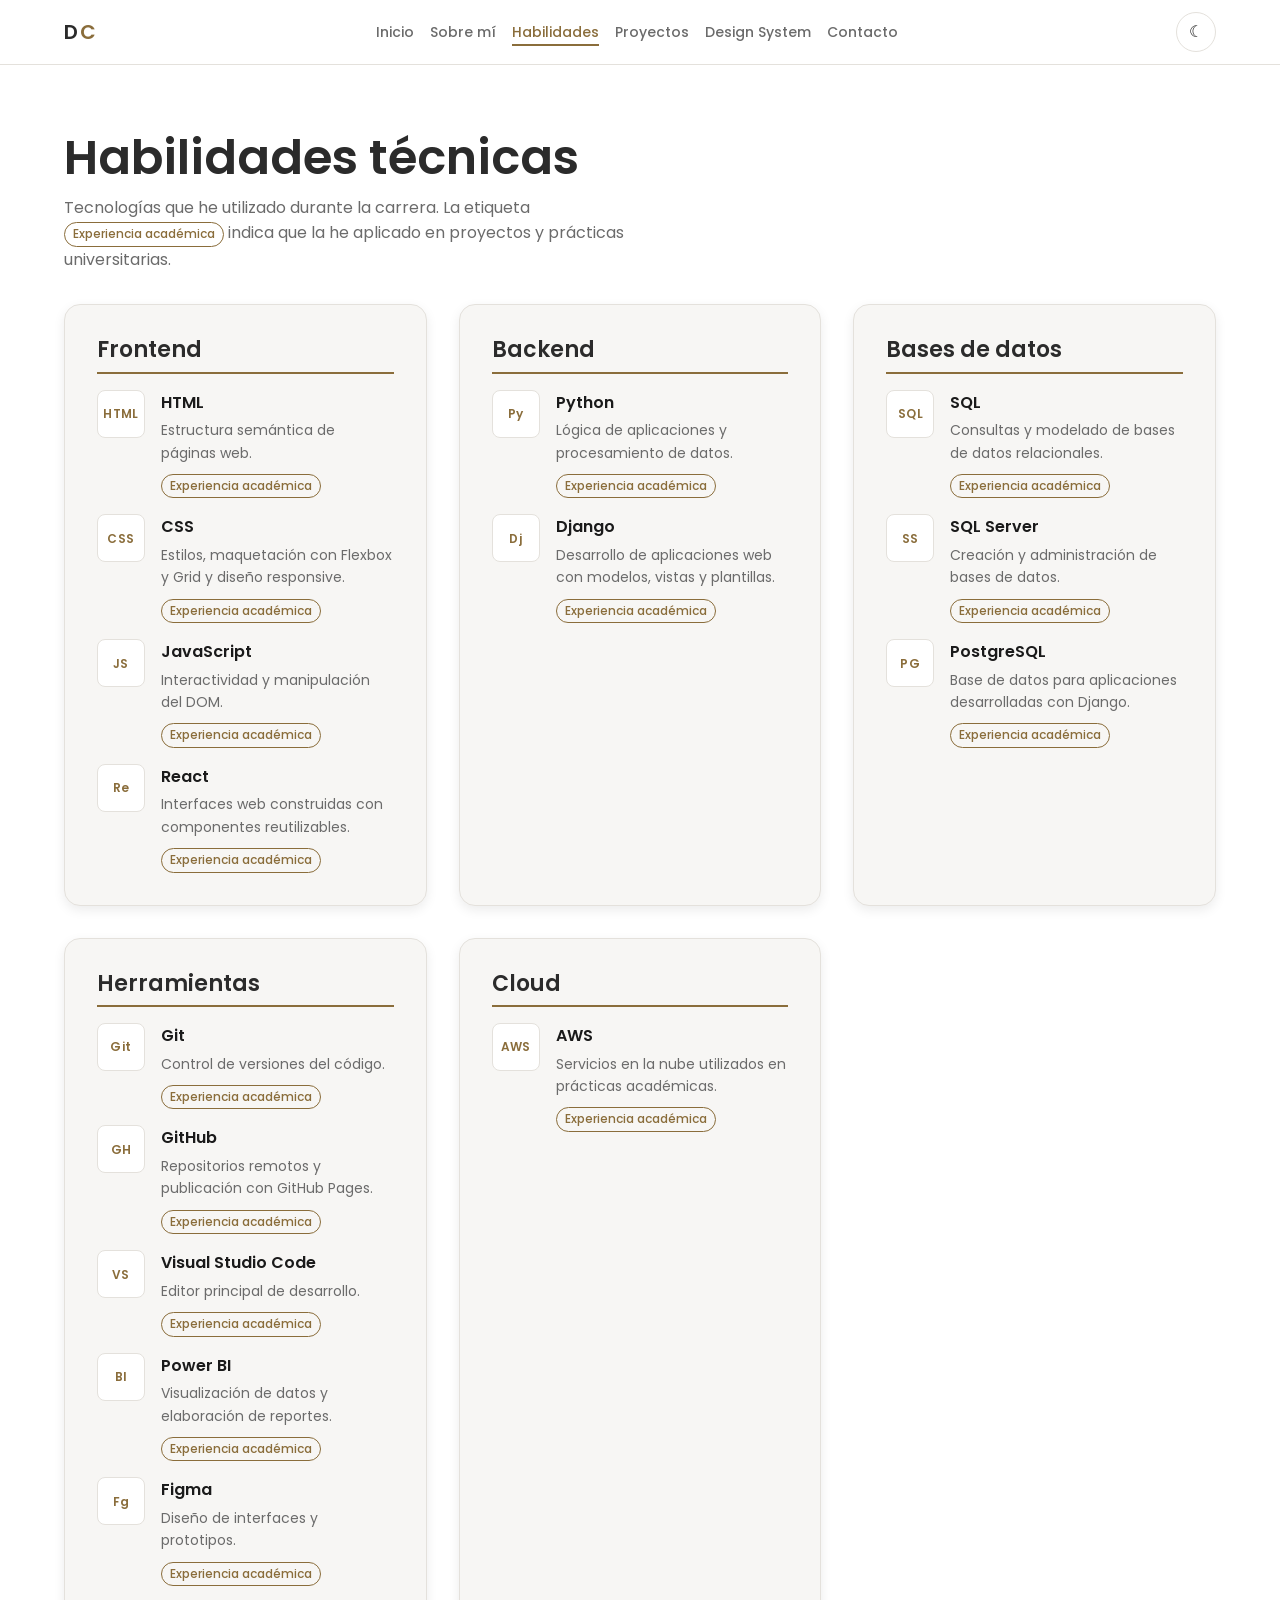
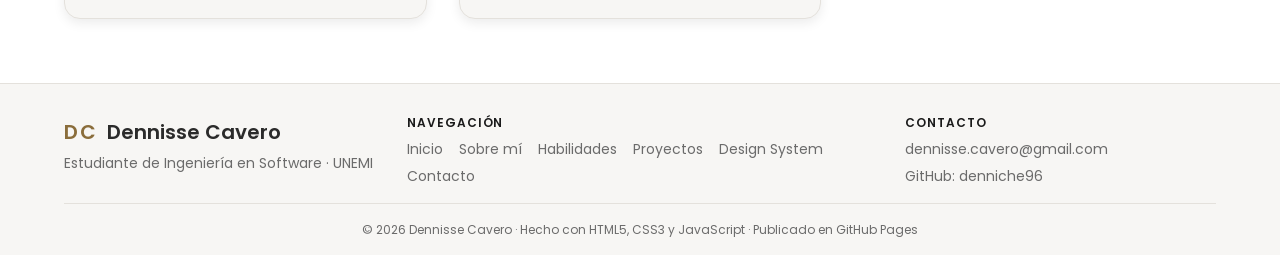
<file: skills.html>
<!DOCTYPE html>
<html lang="es">
<head>
  <meta charset="UTF-8">
  <meta name="viewport" content="width=device-width, initial-scale=1">
  <title>Habilidades técnicas | Dennisse Cavero</title>
  <meta name="description" content="Habilidades técnicas de Dennisse Cavero organizadas por categoría: frontend, backend, bases de datos, herramientas de desarrollo y cloud.">
  <meta name="author" content="Dennisse Cavero">

  <!-- Open Graph -->
  <meta property="og:type" content="website">
  <meta property="og:title" content="Habilidades técnicas | Dennisse Cavero">
  <meta property="og:description" content="Tecnologías que conoce y está aprendiendo Dennisse Cavero: HTML, CSS, JavaScript, React, Python, Django, SQL, Git, AWS y más.">
  <meta property="og:url" content="https://denniche96.github.io/portafolio-web/skills.html">
  <meta property="og:image" content="https://denniche96.github.io/portafolio-web/img/og-image.png">
  <meta property="og:image:width" content="1200">
  <meta property="og:image:height" content="630">
  <meta property="og:image:alt" content="Tarjeta del portafolio de Dennisse Cavero, estudiante de Ingeniería en Software">
  <meta name="twitter:card" content="summary_large_image">
  <meta property="og:locale" content="es_EC">

  <link rel="canonical" href="https://denniche96.github.io/portafolio-web/skills.html">
  <link rel="icon" href="img/favicon.svg" type="image/svg+xml">

  <link rel="preconnect" href="https://fonts.googleapis.com">
  <link rel="preconnect" href="https://fonts.gstatic.com" crossorigin>
  <link rel="stylesheet" href="https://fonts.googleapis.com/css2?family=Poppins:wght@400;500;600&display=swap">

  <link rel="stylesheet" href="css/variables.css">
  <link rel="stylesheet" href="css/style.css">
  <script src="js/theme-init.js"></script>
  <script src="js/main.js" defer></script>
</head>
<body>
  <a class="skip-link" href="#contenido">Saltar al contenido principal</a>

  <header class="site-header">
    <nav class="navbar container" aria-label="Navegación principal">
      <a class="navbar__logo" href="index.html" aria-label="Dennisse Cavero, ir al inicio">D<span>C</span></a>

      <ul class="navbar__menu" id="menu-principal">
        <li><a class="navbar__link" href="index.html">Inicio</a></li>
        <li><a class="navbar__link" href="sobre-mi.html">Sobre mí</a></li>
        <li><a class="navbar__link" href="skills.html" aria-current="page">Habilidades</a></li>
        <li><a class="navbar__link" href="proyectos.html">Proyectos</a></li>
        <li><a class="navbar__link" href="design-system.html">Design System</a></li>
        <li><a class="navbar__link" href="contacto.html">Contacto</a></li>
      </ul>

      <div class="navbar__actions">
        <button class="icon-button theme-toggle" type="button" aria-label="Modo oscuro" aria-pressed="false" title="Cambiar entre modo claro y oscuro">☾</button>
        <button class="icon-button navbar__toggle" type="button" aria-label="Abrir menú" aria-expanded="false" aria-controls="menu-principal">☰</button>
      </div>
    </nav>
  </header>

  <main id="contenido">
    <header class="page-header container">
      <h1>Habilidades técnicas</h1>
      <p class="text-muted">
        Tecnologías que he utilizado durante la carrera. La etiqueta
        <span class="badge">Experiencia académica</span> indica que la he aplicado
        en proyectos y prácticas universitarias.
      </p>
    </header>

    <section class="section container" aria-labelledby="categorias-titulo">
      <h2 id="categorias-titulo" class="visually-hidden">Habilidades por categoría</h2>

      <div class="skills-grid">
        <article class="card skill-group" aria-labelledby="frontend-titulo">
          <h3 id="frontend-titulo" class="skill-group__title">Frontend</h3>
          <ul class="skill-list">
            <li class="skill">
              <span class="skill__icon" aria-hidden="true">HTML</span>
              <div class="skill__body">
                <h4 class="skill__name">HTML</h4>
                <p class="skill__description">Estructura semántica de páginas web.</p>
                <span class="badge">Experiencia académica</span>
              </div>
            </li>
            <li class="skill">
              <span class="skill__icon" aria-hidden="true">CSS</span>
              <div class="skill__body">
                <h4 class="skill__name">CSS</h4>
                <p class="skill__description">Estilos, maquetación con Flexbox y Grid y diseño responsive.</p>
                <span class="badge">Experiencia académica</span>
              </div>
            </li>
            <li class="skill">
              <span class="skill__icon" aria-hidden="true">JS</span>
              <div class="skill__body">
                <h4 class="skill__name">JavaScript</h4>
                <p class="skill__description">Interactividad y manipulación del DOM.</p>
                <span class="badge">Experiencia académica</span>
              </div>
            </li>
            <li class="skill">
              <span class="skill__icon" aria-hidden="true">Re</span>
              <div class="skill__body">
                <h4 class="skill__name">React</h4>
                <p class="skill__description">Interfaces web construidas con componentes reutilizables.</p>
                <span class="badge">Experiencia académica</span>
              </div>
            </li>
          </ul>
        </article>

        <article class="card skill-group" aria-labelledby="backend-titulo">
          <h3 id="backend-titulo" class="skill-group__title">Backend</h3>
          <ul class="skill-list">
            <li class="skill">
              <span class="skill__icon" aria-hidden="true">Py</span>
              <div class="skill__body">
                <h4 class="skill__name">Python</h4>
                <p class="skill__description">Lógica de aplicaciones y procesamiento de datos.</p>
                <span class="badge">Experiencia académica</span>
              </div>
            </li>
            <li class="skill">
              <span class="skill__icon" aria-hidden="true">Dj</span>
              <div class="skill__body">
                <h4 class="skill__name">Django</h4>
                <p class="skill__description">Desarrollo de aplicaciones web con modelos, vistas y plantillas.</p>
                <span class="badge">Experiencia académica</span>
              </div>
            </li>
          </ul>
        </article>

        <article class="card skill-group" aria-labelledby="bd-titulo">
          <h3 id="bd-titulo" class="skill-group__title">Bases de datos</h3>
          <ul class="skill-list">
            <li class="skill">
              <span class="skill__icon" aria-hidden="true">SQL</span>
              <div class="skill__body">
                <h4 class="skill__name">SQL</h4>
                <p class="skill__description">Consultas y modelado de bases de datos relacionales.</p>
                <span class="badge">Experiencia académica</span>
              </div>
            </li>
            <li class="skill">
              <span class="skill__icon" aria-hidden="true">SS</span>
              <div class="skill__body">
                <h4 class="skill__name">SQL Server</h4>
                <p class="skill__description">Creación y administración de bases de datos.</p>
                <span class="badge">Experiencia académica</span>
              </div>
            </li>
            <li class="skill">
              <span class="skill__icon" aria-hidden="true">PG</span>
              <div class="skill__body">
                <h4 class="skill__name">PostgreSQL</h4>
                <p class="skill__description">Base de datos para aplicaciones desarrolladas con Django.</p>
                <span class="badge">Experiencia académica</span>
              </div>
            </li>
          </ul>
        </article>

        <article class="card skill-group" aria-labelledby="herramientas-titulo">
          <h3 id="herramientas-titulo" class="skill-group__title">Herramientas</h3>
          <ul class="skill-list">
            <li class="skill">
              <span class="skill__icon" aria-hidden="true">Git</span>
              <div class="skill__body">
                <h4 class="skill__name">Git</h4>
                <p class="skill__description">Control de versiones del código.</p>
                <span class="badge">Experiencia académica</span>
              </div>
            </li>
            <li class="skill">
              <span class="skill__icon" aria-hidden="true">GH</span>
              <div class="skill__body">
                <h4 class="skill__name">GitHub</h4>
                <p class="skill__description">Repositorios remotos y publicación con GitHub Pages.</p>
                <span class="badge">Experiencia académica</span>
              </div>
            </li>
            <li class="skill">
              <span class="skill__icon" aria-hidden="true">VS</span>
              <div class="skill__body">
                <h4 class="skill__name">Visual Studio Code</h4>
                <p class="skill__description">Editor principal de desarrollo.</p>
                <span class="badge">Experiencia académica</span>
              </div>
            </li>
            <li class="skill">
              <span class="skill__icon" aria-hidden="true">BI</span>
              <div class="skill__body">
                <h4 class="skill__name">Power BI</h4>
                <p class="skill__description">Visualización de datos y elaboración de reportes.</p>
                <span class="badge">Experiencia académica</span>
              </div>
            </li>
            <li class="skill">
              <span class="skill__icon" aria-hidden="true">Fg</span>
              <div class="skill__body">
                <h4 class="skill__name">Figma</h4>
                <p class="skill__description">Diseño de interfaces y prototipos.</p>
                <span class="badge">Experiencia académica</span>
              </div>
            </li>
          </ul>
        </article>

        <article class="card skill-group" aria-labelledby="cloud-titulo">
          <h3 id="cloud-titulo" class="skill-group__title">Cloud</h3>
          <ul class="skill-list">
            <li class="skill">
              <span class="skill__icon" aria-hidden="true">AWS</span>
              <div class="skill__body">
                <h4 class="skill__name">AWS</h4>
                <p class="skill__description">Servicios en la nube utilizados en prácticas académicas.</p>
                <span class="badge">Experiencia académica</span>
              </div>
            </li>
          </ul>
        </article>
      </div>
    </section>
  </main>

  <footer class="site-footer">
    <div class="container site-footer__grid">
      <div class="site-footer__brand">
        <p class="site-footer__logo"><span aria-hidden="true">DC</span> Dennisse Cavero</p>
        <p>Estudiante de Ingeniería en Software · UNEMI</p>
      </div>

      <nav aria-labelledby="footer-nav-titulo">
        <h2 id="footer-nav-titulo" class="site-footer__title">Navegación</h2>
        <ul class="site-footer__list site-footer__list--nav">
          <li><a href="index.html">Inicio</a></li>
          <li><a href="sobre-mi.html">Sobre mí</a></li>
          <li><a href="skills.html">Habilidades</a></li>
          <li><a href="proyectos.html">Proyectos</a></li>
          <li><a href="design-system.html">Design System</a></li>
          <li><a href="contacto.html">Contacto</a></li>
        </ul>
      </nav>

      <div>
        <h2 class="site-footer__title">Contacto</h2>
        <ul class="site-footer__list">
          <li><a href="mailto:dennisse.cavero@gmail.com">dennisse.cavero@gmail.com</a></li>
          <li><a href="https://github.com/denniche96" target="_blank" rel="noopener noreferrer">GitHub: denniche96</a></li>
        </ul>
      </div>
    </div>

    <div class="container site-footer__bottom">
      <p>&copy; 2026 Dennisse Cavero · Hecho con HTML5, CSS3 y JavaScript · Publicado en GitHub Pages</p>
    </div>
  </footer>
</body>
</html>
</file>
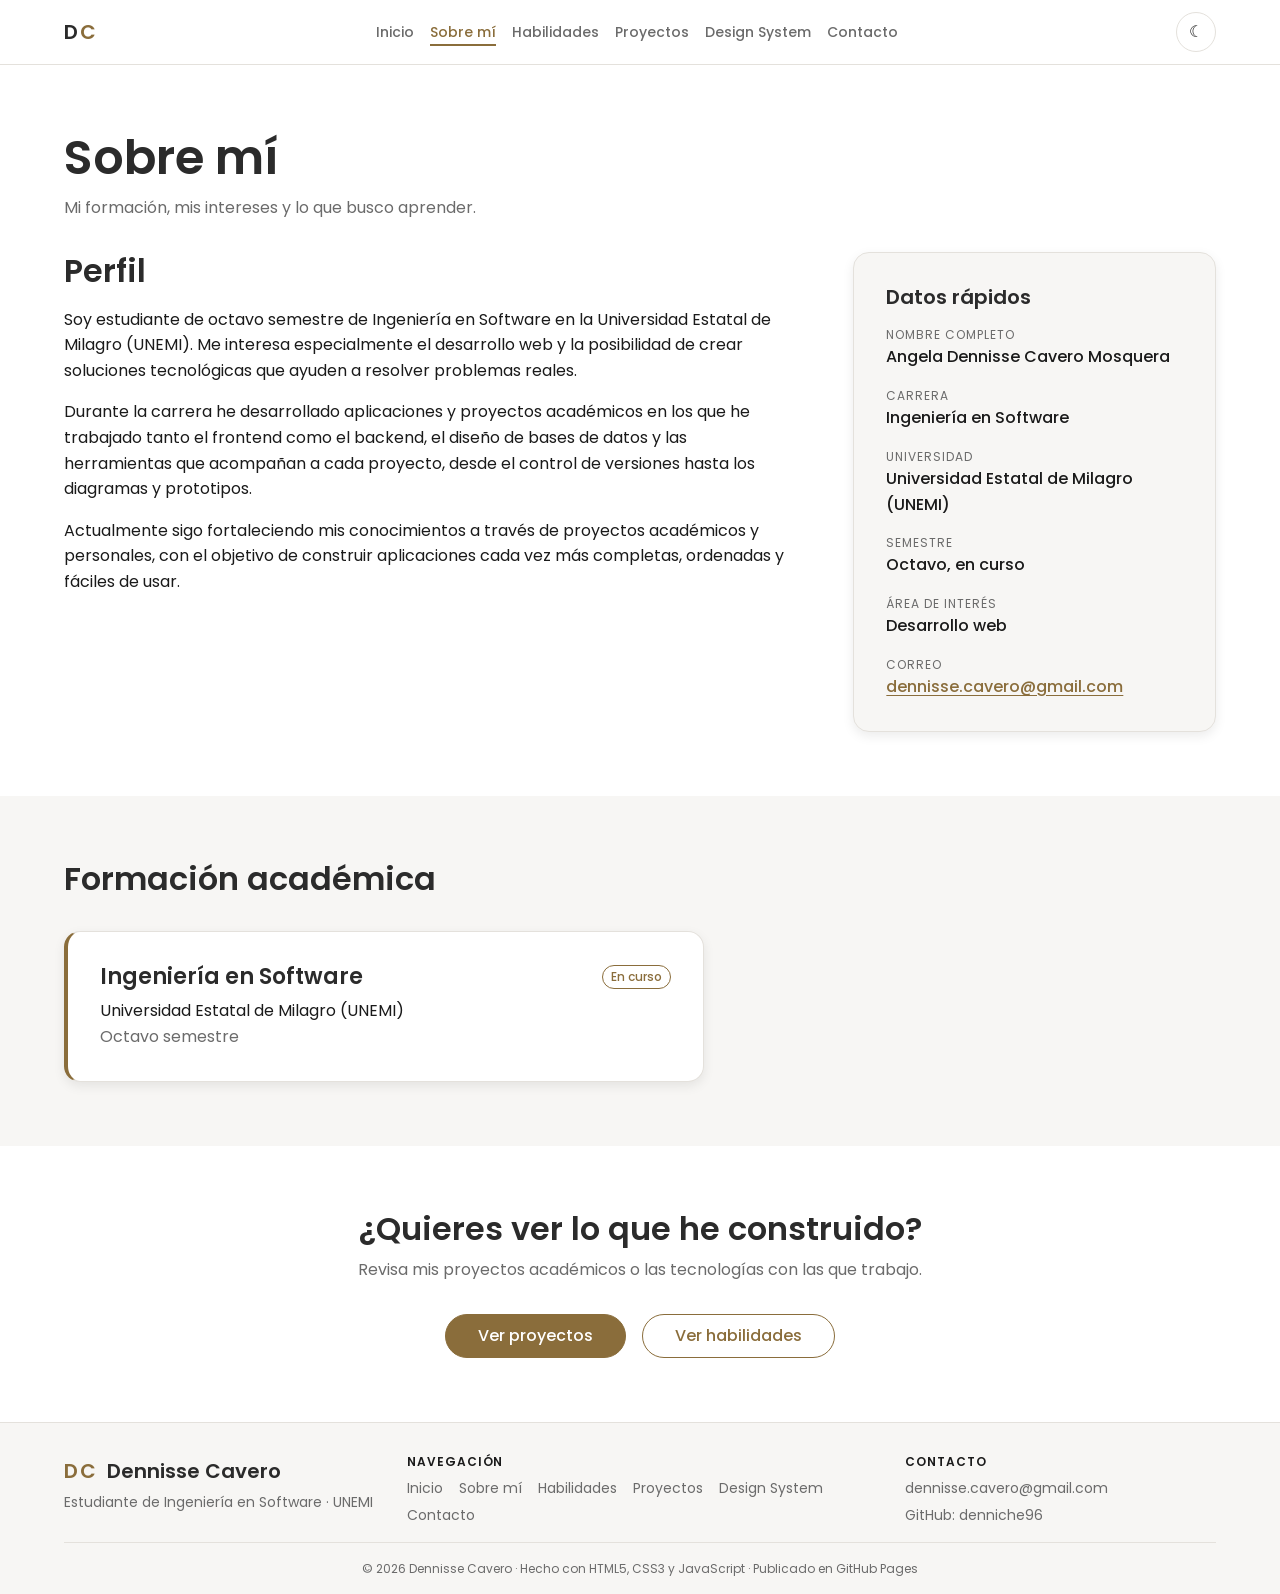
<file: sobre-mi.html>
<!DOCTYPE html>
<html lang="es">
<head>
  <meta charset="UTF-8">
  <meta name="viewport" content="width=device-width, initial-scale=1">
  <title>Sobre mí | Dennisse Cavero</title>
  <meta name="description" content="Conoce a Dennisse Cavero: estudiante de octavo semestre de Ingeniería en Software en la Universidad Estatal de Milagro (UNEMI), enfocada en el desarrollo web.">
  <meta name="author" content="Dennisse Cavero">

  <!-- Open Graph -->
  <meta property="og:type" content="profile">
  <meta property="og:title" content="Sobre mí | Dennisse Cavero">
  <meta property="og:description" content="Formación académica e intereses profesionales de Dennisse Cavero, estudiante de Ingeniería en Software.">
  <meta property="og:url" content="https://denniche96.github.io/portafolio-web/sobre-mi.html">
  <meta property="og:image" content="https://denniche96.github.io/portafolio-web/img/og-image.png">
  <meta property="og:image:width" content="1200">
  <meta property="og:image:height" content="630">
  <meta property="og:image:alt" content="Tarjeta del portafolio de Dennisse Cavero, estudiante de Ingeniería en Software">
  <meta name="twitter:card" content="summary_large_image">
  <meta property="og:locale" content="es_EC">

  <link rel="canonical" href="https://denniche96.github.io/portafolio-web/sobre-mi.html">
  <link rel="icon" href="img/favicon.svg" type="image/svg+xml">

  <link rel="preconnect" href="https://fonts.googleapis.com">
  <link rel="preconnect" href="https://fonts.gstatic.com" crossorigin>
  <link rel="stylesheet" href="https://fonts.googleapis.com/css2?family=Poppins:wght@400;500;600&display=swap">

  <link rel="stylesheet" href="css/variables.css">
  <link rel="stylesheet" href="css/style.css">
  <script src="js/theme-init.js"></script>
  <script src="js/main.js" defer></script>
</head>
<body>
  <a class="skip-link" href="#contenido">Saltar al contenido principal</a>

  <header class="site-header">
    <nav class="navbar container" aria-label="Navegación principal">
      <a class="navbar__logo" href="index.html" aria-label="Dennisse Cavero, ir al inicio">D<span>C</span></a>

      <ul class="navbar__menu" id="menu-principal">
        <li><a class="navbar__link" href="index.html">Inicio</a></li>
        <li><a class="navbar__link" href="sobre-mi.html" aria-current="page">Sobre mí</a></li>
        <li><a class="navbar__link" href="skills.html">Habilidades</a></li>
        <li><a class="navbar__link" href="proyectos.html">Proyectos</a></li>
        <li><a class="navbar__link" href="design-system.html">Design System</a></li>
        <li><a class="navbar__link" href="contacto.html">Contacto</a></li>
      </ul>

      <div class="navbar__actions">
        <button class="icon-button theme-toggle" type="button" aria-label="Modo oscuro" aria-pressed="false" title="Cambiar entre modo claro y oscuro">☾</button>
        <button class="icon-button navbar__toggle" type="button" aria-label="Abrir menú" aria-expanded="false" aria-controls="menu-principal">☰</button>
      </div>
    </nav>
  </header>

  <main id="contenido">
    <header class="page-header container">
      <h1>Sobre mí</h1>
      <p class="text-muted">Mi formación, mis intereses y lo que busco aprender.</p>
    </header>

    <section class="section container" aria-labelledby="perfil-titulo">
      <div class="about">
        <div class="about__text">
          <h2 id="perfil-titulo">Perfil</h2>
          <p>
            Soy estudiante de octavo semestre de Ingeniería en Software en la
            Universidad Estatal de Milagro (UNEMI). Me interesa especialmente el
            desarrollo web y la posibilidad de crear soluciones tecnológicas que
            ayuden a resolver problemas reales.
          </p>
          <p>
            Durante la carrera he desarrollado aplicaciones y proyectos académicos
            en los que he trabajado tanto el frontend como el backend, el diseño de
            bases de datos y las herramientas que acompañan a cada proyecto, desde
            el control de versiones hasta los diagramas y prototipos.
          </p>
          <p>
            Actualmente sigo fortaleciendo mis conocimientos a través de proyectos
            académicos y personales, con el objetivo de construir aplicaciones cada
            vez más completas, ordenadas y fáciles de usar.
          </p>
        </div>

        <aside class="card facts" aria-labelledby="datos-titulo">
          <h3 id="datos-titulo">Datos rápidos</h3>
          <dl class="facts__list">
            <div>
              <dt>Nombre completo</dt>
              <dd>Angela Dennisse Cavero Mosquera</dd>
            </div>
            <div>
              <dt>Carrera</dt>
              <dd>Ingeniería en Software</dd>
            </div>
            <div>
              <dt>Universidad</dt>
              <dd>Universidad Estatal de Milagro (UNEMI)</dd>
            </div>
            <div>
              <dt>Semestre</dt>
              <dd>Octavo, en curso</dd>
            </div>
            <div>
              <dt>Área de interés</dt>
              <dd>Desarrollo web</dd>
            </div>
            <div>
              <dt>Correo</dt>
              <dd><a href="mailto:dennisse.cavero@gmail.com">dennisse.cavero@gmail.com</a></dd>
            </div>
          </dl>
        </aside>
      </div>
    </section>

    <section class="section section--surface" aria-labelledby="formacion-titulo">
      <div class="container">
        <h2 id="formacion-titulo">Formación académica</h2>
        <article class="card education">
          <div class="education__header">
            <h3>Ingeniería en Software</h3>
            <span class="badge">En curso</span>
          </div>
          <p>Universidad Estatal de Milagro (UNEMI)</p>
          <p class="text-muted">Octavo semestre</p>
        </article>
      </div>
    </section>

    <section class="section container cta" aria-labelledby="cta-titulo">
      <h2 id="cta-titulo">¿Quieres ver lo que he construido?</h2>
      <p class="text-muted">Revisa mis proyectos académicos o las tecnologías con las que trabajo.</p>
      <div class="cta__actions">
        <a class="btn btn--primary" href="proyectos.html">Ver proyectos</a>
        <a class="btn btn--secondary" href="skills.html">Ver habilidades</a>
      </div>
    </section>
  </main>

  <footer class="site-footer">
    <div class="container site-footer__grid">
      <div class="site-footer__brand">
        <p class="site-footer__logo"><span aria-hidden="true">DC</span> Dennisse Cavero</p>
        <p>Estudiante de Ingeniería en Software · UNEMI</p>
      </div>

      <nav aria-labelledby="footer-nav-titulo">
        <h2 id="footer-nav-titulo" class="site-footer__title">Navegación</h2>
        <ul class="site-footer__list site-footer__list--nav">
          <li><a href="index.html">Inicio</a></li>
          <li><a href="sobre-mi.html">Sobre mí</a></li>
          <li><a href="skills.html">Habilidades</a></li>
          <li><a href="proyectos.html">Proyectos</a></li>
          <li><a href="design-system.html">Design System</a></li>
          <li><a href="contacto.html">Contacto</a></li>
        </ul>
      </nav>

      <div>
        <h2 class="site-footer__title">Contacto</h2>
        <ul class="site-footer__list">
          <li><a href="mailto:dennisse.cavero@gmail.com">dennisse.cavero@gmail.com</a></li>
          <li><a href="https://github.com/denniche96" target="_blank" rel="noopener noreferrer">GitHub: denniche96</a></li>
        </ul>
      </div>
    </div>

    <div class="container site-footer__bottom">
      <p>&copy; 2026 Dennisse Cavero · Hecho con HTML5, CSS3 y JavaScript · Publicado en GitHub Pages</p>
    </div>
  </footer>
</body>
</html>
</file>
<file: css/variables.css>
/* ==========================================================================
   variables.css — Sistema visual del portafolio (Design Tokens)
   Todo color, tipografía, espaciado, borde y sombra del sitio sale de aquí.
   ========================================================================== */

:root {
  /* Colores */
  --color-primary: #8a6d3b;        /* dorado envejecido - acento */
  --color-primary-hover: #735a2f;
  --color-secondary: #2b2b2b;      /* gris carbón */
  --color-background: #ffffff;
  --color-surface: #f7f6f4;
  --color-border: #e4e1dc;
  --color-text: #1a1a1a;
  --color-text-muted: #6b6b6b;
  --color-on-primary: #ffffff;
  --color-success: #2e7d32;
  --color-error: #c62828;

  /* Tipografía */
  --font-primary: 'Poppins', 'Segoe UI', Arial, sans-serif;
  --font-mono: Consolas, 'Courier New', monospace;
  --font-size-xs: 0.75rem;
  --font-size-sm: 0.875rem;
  --font-size-base: 1rem;
  --font-size-lg: 1.25rem;
  --font-size-h3: 1.375rem;
  --font-size-h2: clamp(1.5rem, 1.2rem + 1.5vw, 2rem);
  --font-size-h1: clamp(2rem, 1.5rem + 2.5vw, 3rem);
  --font-weight-regular: 400;
  --font-weight-medium: 500;
  --font-weight-bold: 600;
  --line-height-base: 1.6;
  --line-height-heading: 1.2;

  /* Espaciado */
  --space-xs: 0.25rem;
  --space-sm: 0.5rem;
  --space-md: 1rem;
  --space-lg: 2rem;
  --space-xl: 4rem;

  /* Bordes y radios */
  --border-width: 1px;
  --radius-sm: 0.5rem;
  --radius-md: 1rem;
  --radius-full: 999px;

  /* Sombras */
  --shadow-card: 0 4px 12px rgb(0 0 0 / 0.08);
  --shadow-card-hover: 0 8px 20px rgb(0 0 0 / 0.12);

  /* Tamaños relevantes */
  --container-max: 72rem;
  --header-height: 4rem;
  --avatar-size: clamp(8rem, 6rem + 10vw, 14rem);

  /* Foco de campos de formulario */
  --focus-ring: 0 0 0 3px rgb(138 109 59 / 0.25);

  /* Transiciones */
  --transition-base: 0.2s ease;

  /* Controles nativos (scroll, autocompletado) acordes al tema */
  color-scheme: light;
}

/* Modo oscuro: mismas variables, otros valores (se activa desde main.js) */
[data-theme="dark"] {
  --color-primary: #c9a86a;
  --color-primary-hover: #d8bb85;
  --color-secondary: #e6e6e6;
  --color-background: #121212;
  --color-surface: #1e1e1e;
  --color-border: #333333;
  --color-text: #f0f0f0;
  --color-text-muted: #a3a3a3;
  --color-on-primary: #121212;
  --color-success: #66bb6a;
  --color-error: #ef5350;

  --shadow-card: 0 4px 12px rgb(0 0 0 / 0.4);
  --shadow-card-hover: 0 8px 20px rgb(0 0 0 / 0.5);
  --focus-ring: 0 0 0 3px rgb(201 168 106 / 0.3);

  color-scheme: dark;
}
</file>
<file: css/style.css>
/* ==========================================================================
   style.css — Estilos base y componentes del portafolio
   Usa las variables (tokens) definidas en variables.css.
   ========================================================================== */

/* ---------- Reset básico ---------- */
*,
*::before,
*::after {
  box-sizing: border-box;
}

* {
  margin: 0;
}

html {
  scroll-behavior: smooth;
}

body {
  min-height: 100vh;
  display: flex;
  flex-direction: column;
  font-family: var(--font-primary);
  font-size: var(--font-size-base);
  line-height: var(--line-height-base);
  color: var(--color-text);
  background-color: var(--color-background);
  transition: background-color var(--transition-base), color var(--transition-base);
}

img,
svg {
  display: block;
  max-width: 100%;
  height: auto;
}

input,
textarea,
button {
  font: inherit;
}

/* Listas usadas como componentes (sin viñetas) */
.highlights,
.skill-list,
.tag-list,
.contact-links,
.site-footer__list,
.ds-toc__list,
.ds-spacing {
  list-style: none;
  padding: 0;
}

/* Asegura que el atributo hidden gane sobre cualquier display (filtro de proyectos) */
[hidden] {
  display: none !important;
}

/* ---------- Tipografía ---------- */
/* Las clases .text-h* permiten mostrar el estilo de un encabezado sin
   romper la jerarquía (se usan en el Design System) */
h1,
h2,
h3,
.text-h1,
.text-h2,
.text-h3 {
  line-height: var(--line-height-heading);
  font-weight: var(--font-weight-bold);
  color: var(--color-secondary);
}

h1, .text-h1 { font-size: var(--font-size-h1); }
h2, .text-h2 { font-size: var(--font-size-h2); }
h3, .text-h3 { font-size: var(--font-size-h3); }

code {
  padding: 0.1em 0.35em;
  border-radius: var(--radius-sm);
  background-color: var(--color-surface);
  font-family: var(--font-mono);
  font-size: 0.85em;
}

a {
  color: var(--color-primary);
  text-underline-offset: 0.2em;
  transition: color var(--transition-base);
}

a:hover {
  color: var(--color-primary-hover);
}

:focus-visible {
  outline: 2px solid var(--color-primary);
  outline-offset: 2px;
}

.text-muted {
  color: var(--color-text-muted);
}

/* ---------- Layout ---------- */
.container {
  width: min(100% - 2 * var(--space-md), var(--container-max));
  margin-inline: auto;
}

main {
  flex: 1;
}

.section {
  padding-block: var(--space-xl);
}

.section--surface {
  background-color: var(--color-surface);
}

.page-header {
  padding-block: var(--space-xl) var(--space-lg);
}

/* La primera sección tras el encabezado de página no repite el espacio superior */
.page-header + .section {
  padding-top: 0;
}

.page-header p {
  margin-top: var(--space-sm);
  max-width: 60ch;
}

/* Oculto visualmente pero legible por lectores de pantalla */
.visually-hidden {
  position: absolute;
  width: 1px;
  height: 1px;
  overflow: hidden;
  clip-path: inset(50%);
  white-space: nowrap;
}

/* Enlace para saltar al contenido (accesibilidad) */
.skip-link {
  position: absolute;
  top: -100%;
  left: var(--space-md);
  padding: var(--space-sm) var(--space-md);
  background-color: var(--color-primary);
  color: var(--color-on-primary);
  border-radius: var(--radius-sm);
  z-index: 100;
}

.skip-link:focus {
  top: var(--space-sm);
}

/* ---------- Componente: Navbar ---------- */
.site-header {
  position: sticky;
  top: 0;
  z-index: 50;
  background-color: var(--color-background);
  border-bottom: var(--border-width) solid var(--color-border);
}

.navbar {
  min-height: var(--header-height);
  display: flex;
  align-items: center;
  justify-content: space-between;
  gap: var(--space-md);
}

.navbar__logo {
  font-size: var(--font-size-lg);
  font-weight: var(--font-weight-bold);
  letter-spacing: 0.1em;
  color: var(--color-secondary);
  text-decoration: none;
}

.navbar__logo span {
  color: var(--color-primary);
}

.navbar__menu {
  display: flex;
  flex-wrap: wrap;
  gap: var(--space-md);
  list-style: none;
  padding: 0;
}

.navbar__link {
  color: var(--color-text-muted);
  text-decoration: none;
  font-weight: var(--font-weight-medium);
  font-size: var(--font-size-sm);
}

.navbar__link:hover,
.navbar__link[aria-current="page"] {
  color: var(--color-primary);
}

/* Subrayado que marca la página actual */
.navbar__link[aria-current="page"] {
  text-decoration: underline;
  text-decoration-thickness: 2px;
  text-underline-offset: 0.5em;
}

.navbar__actions {
  display: flex;
  align-items: center;
  gap: var(--space-sm);
}

.icon-button {
  display: inline-grid;
  place-items: center;
  width: 2.5rem;
  height: 2.5rem;
  border: var(--border-width) solid var(--color-border);
  border-radius: var(--radius-full);
  background-color: transparent;
  color: var(--color-text);
  cursor: pointer;
  transition: border-color var(--transition-base), color var(--transition-base);
}

.icon-button:hover {
  border-color: var(--color-primary);
  color: var(--color-primary);
}

/* El botón ☰ solo se muestra en móvil (ver media query) */
.navbar__toggle {
  display: none;
}

/* ---------- Componente: Botones ---------- */
.btn {
  display: inline-flex;
  align-items: center;
  justify-content: center;
  gap: var(--space-sm);
  padding: var(--space-sm) var(--space-lg);
  border: var(--border-width) solid var(--color-primary);
  border-radius: var(--radius-full);
  font-weight: var(--font-weight-medium);
  text-decoration: none;
  cursor: pointer;
  transition: background-color var(--transition-base), color var(--transition-base);
}

.btn--primary {
  background-color: var(--color-primary);
  color: var(--color-on-primary);
}

.btn--primary:hover {
  background-color: var(--color-primary-hover);
  border-color: var(--color-primary-hover);
  color: var(--color-on-primary);
}

.btn--secondary {
  background-color: transparent;
  color: var(--color-primary);
}

.btn--secondary:hover {
  background-color: var(--color-primary);
  color: var(--color-on-primary);
}

/* ---------- Sección: Hero (Inicio) ---------- */
.hero {
  display: grid;
  grid-template-columns: 1fr auto;
  align-items: center;
  gap: var(--space-xl);
  padding-block: var(--space-xl);
}

.hero__eyebrow {
  color: var(--color-primary);
  font-weight: var(--font-weight-medium);
  letter-spacing: 0.05em;
}

.hero__title {
  margin-top: var(--space-sm);
  font-size: var(--font-size-lg);
  font-weight: var(--font-weight-medium);
  color: var(--color-text-muted);
}

.hero__description {
  margin-top: var(--space-md);
  max-width: 55ch;
}

.hero__actions {
  display: flex;
  flex-wrap: wrap;
  gap: var(--space-md);
  margin-top: var(--space-lg);
}

/* Foto de perfil circular; object-fit evita que se deforme */
.avatar {
  width: var(--avatar-size);
  aspect-ratio: 1;
  object-fit: cover;
  border: 4px solid var(--color-primary);
  border-radius: var(--radius-full);
  box-shadow: var(--shadow-card);
}

/* ---------- Componente: Card de resumen (Inicio) ---------- */
.highlights {
  display: grid;
  grid-template-columns: repeat(auto-fit, minmax(min(100%, 14rem), 1fr));
  gap: var(--space-lg);
}

.highlight {
  display: flex;
  flex-direction: column;
  gap: var(--space-xs);
  height: 100%;
  color: var(--color-text);
  text-decoration: none;
  transition: box-shadow var(--transition-base), transform var(--transition-base);
}

.highlight:hover {
  color: var(--color-text);
  box-shadow: var(--shadow-card-hover);
  transform: translateY(-2px);
}

.highlight__value {
  font-size: var(--font-size-h2);
  font-weight: var(--font-weight-bold);
  line-height: var(--line-height-heading);
  color: var(--color-primary);
}

.highlight__label {
  font-weight: var(--font-weight-bold);
  color: var(--color-secondary);
}

.highlight__text {
  font-size: var(--font-size-sm);
  color: var(--color-text-muted);
}

/* ---------- Componente: Card (base reutilizable) ---------- */
.card {
  padding: var(--space-lg);
  background-color: var(--color-surface);
  border: var(--border-width) solid var(--color-border);
  border-radius: var(--radius-md);
  box-shadow: var(--shadow-card);
}

/* En secciones con fondo surface, la card usa el fondo principal */
.section--surface .card {
  background-color: var(--color-background);
}

/* ---------- Sección: Sobre mí ---------- */
.about {
  display: grid;
  grid-template-columns: 2fr 1fr;
  align-items: start;
  gap: var(--space-xl);
}

.about__text h2 {
  margin-bottom: var(--space-md);
}

.about__text p + p {
  margin-top: var(--space-md);
}

.facts h3 {
  margin-bottom: var(--space-md);
  font-size: var(--font-size-lg);
}

.facts__list {
  display: flex;
  flex-direction: column;
  gap: var(--space-md);
}

.facts__list dt {
  font-size: var(--font-size-xs);
  text-transform: uppercase;
  letter-spacing: 0.08em;
  color: var(--color-text-muted);
}

.facts__list dd {
  margin: 0;
  font-weight: var(--font-weight-medium);
  overflow-wrap: anywhere;
}

.education {
  max-width: 40rem;
  margin-top: var(--space-lg);
  border-left: 4px solid var(--color-primary);
}

.education__header {
  display: flex;
  flex-wrap: wrap;
  align-items: center;
  justify-content: space-between;
  gap: var(--space-sm);
  margin-bottom: var(--space-sm);
}

/* ---------- Componente: Llamado a la acción ---------- */
.cta {
  text-align: center;
}

.cta p {
  margin-top: var(--space-sm);
}

.cta__actions {
  display: flex;
  flex-wrap: wrap;
  justify-content: center;
  gap: var(--space-md);
  margin-top: var(--space-lg);
}

/* ---------- Componente: Badge ---------- */
.badge {
  display: inline-block;
  padding: var(--space-xs) var(--space-sm);
  border: var(--border-width) solid var(--color-primary);
  border-radius: var(--radius-full);
  font-size: var(--font-size-xs);
  font-weight: var(--font-weight-medium);
  line-height: 1.2;
  color: var(--color-primary);
  white-space: nowrap;
}

/* ---------- Componente: Grupo de skills (Habilidades) ---------- */
.skills-grid {
  display: grid;
  grid-template-columns: repeat(auto-fit, minmax(min(100%, 20rem), 1fr));
  gap: var(--space-lg);
}

.skill-group__title {
  padding-bottom: var(--space-sm);
  margin-bottom: var(--space-md);
  border-bottom: 2px solid var(--color-primary);
}

.skill-list {
  display: flex;
  flex-direction: column;
  gap: var(--space-md);
}

.skill {
  display: flex;
  align-items: flex-start;
  gap: var(--space-md);
}

.skill__icon {
  flex-shrink: 0;
  display: grid;
  place-items: center;
  width: 3rem;
  height: 3rem;
  border-radius: var(--radius-sm);
  background-color: var(--color-background);
  border: var(--border-width) solid var(--color-border);
  color: var(--color-primary);
  font-size: var(--font-size-xs);
  font-weight: var(--font-weight-bold);
  letter-spacing: 0.03em;
}

.skill__name {
  font-size: var(--font-size-base);
  font-weight: var(--font-weight-bold);
}

.skill__description {
  margin-block: var(--space-xs) var(--space-sm);
  font-size: var(--font-size-sm);
  color: var(--color-text-muted);
}

/* ---------- Componente: Tag de tecnología ---------- */
.tag-list {
  display: flex;
  flex-wrap: wrap;
  gap: var(--space-sm);
}

.tag {
  padding: var(--space-xs) var(--space-sm);
  border-radius: var(--radius-sm);
  background-color: var(--color-surface);
  border: var(--border-width) solid var(--color-border);
  font-size: var(--font-size-xs);
  font-weight: var(--font-weight-medium);
  color: var(--color-text);
}

/* ---------- Componente: Filtro de proyectos ---------- */
.filter {
  display: flex;
  flex-wrap: wrap;
  gap: var(--space-sm);
}

.filter__button {
  padding: var(--space-xs) var(--space-md);
  border: var(--border-width) solid var(--color-border);
  border-radius: var(--radius-full);
  background-color: transparent;
  color: var(--color-text-muted);
  font-size: var(--font-size-sm);
  font-weight: var(--font-weight-medium);
  cursor: pointer;
  transition: background-color var(--transition-base), color var(--transition-base), border-color var(--transition-base);
}

.filter__button:hover {
  border-color: var(--color-primary);
  color: var(--color-primary);
}

.filter__button.is-active {
  background-color: var(--color-primary);
  border-color: var(--color-primary);
  color: var(--color-on-primary);
}

.filter__status {
  margin-block: var(--space-md) var(--space-lg);
  font-size: var(--font-size-sm);
}

/* ---------- Componente: Card de proyecto ---------- */
.projects-grid {
  display: grid;
  grid-template-columns: repeat(auto-fill, minmax(min(100%, 20rem), 1fr));
  gap: var(--space-lg);
}

.project-card {
  display: flex;
  flex-direction: column;
  padding: 0;
  overflow: hidden;
  background-color: var(--color-background);
  transition: box-shadow var(--transition-base), transform var(--transition-base);
}

.project-card:hover {
  box-shadow: var(--shadow-card-hover);
  transform: translateY(-2px);
}

.project-card__media img {
  width: 100%;
  aspect-ratio: 16 / 9;
  object-fit: cover;
  border-bottom: var(--border-width) solid var(--color-border);
}

.project-card__body {
  flex: 1;
  display: flex;
  flex-direction: column;
  align-items: flex-start;
  gap: var(--space-sm);
  padding: var(--space-lg);
}

.project-card__body h3 {
  font-size: var(--font-size-lg);
}

.project-card__problem,
.project-card__role {
  font-size: var(--font-size-sm);
  color: var(--color-text-muted);
}

.project-card__problem strong,
.project-card__role strong {
  color: var(--color-text);
  font-weight: var(--font-weight-medium);
}

.project-card__body .tag-list {
  margin-top: var(--space-sm);
}

.project-card__footer {
  display: flex;
  flex-wrap: wrap;
  justify-content: space-between;
  gap: var(--space-sm);
  padding: var(--space-md) var(--space-lg);
  border-top: var(--border-width) solid var(--color-border);
  font-size: var(--font-size-xs);
  color: var(--color-text-muted);
}

/* ---------- Sección: Contacto ---------- */
.contact {
  display: grid;
  grid-template-columns: 2fr 1fr;
  align-items: start;
  gap: var(--space-xl);
}

.contact__note {
  margin-block: var(--space-xs) var(--space-md);
  font-size: var(--font-size-sm);
}

.contact__aside h2 {
  margin-bottom: var(--space-md);
  font-size: var(--font-size-lg);
}

.contact-links {
  display: flex;
  flex-direction: column;
  gap: var(--space-md);
}

.contact-links li {
  display: flex;
  flex-direction: column;
}

.contact-links a {
  overflow-wrap: anywhere;
}

.contact-links__label {
  font-size: var(--font-size-xs);
  text-transform: uppercase;
  letter-spacing: 0.08em;
  color: var(--color-text-muted);
}

/* ---------- Componente: Formulario (input / textarea) ---------- */
.form {
  display: flex;
  flex-direction: column;
  align-items: flex-start;
  gap: var(--space-md);
}

.form__field {
  display: flex;
  flex-direction: column;
  gap: var(--space-xs);
  width: 100%;
}

.form__label {
  font-weight: var(--font-weight-medium);
  font-size: var(--font-size-sm);
}

.form__input {
  width: 100%;
  padding: var(--space-sm) var(--space-md);
  border: var(--border-width) solid var(--color-border);
  border-radius: var(--radius-sm);
  background-color: var(--color-background);
  color: var(--color-text);
  transition: border-color var(--transition-base);
}

.form__input::placeholder {
  color: var(--color-text-muted);
}

.form__input:focus {
  outline: none;
  border-color: var(--color-primary);
  box-shadow: var(--focus-ring);
}

.form__input[aria-invalid="true"] {
  border-color: var(--color-error);
}

.form__textarea {
  min-height: 8rem;
  resize: vertical;
}

.form__error {
  min-height: 1.25em;
  font-size: var(--font-size-sm);
  color: var(--color-error);
}

.form__status {
  font-size: var(--font-size-sm);
  font-weight: var(--font-weight-medium);
}

.form__status--success {
  color: var(--color-success);
}

.form__status--error {
  color: var(--color-error);
}

/* ---------- Página: Design System ---------- */
.ds-toc {
  margin-top: var(--space-lg);
}

.ds-toc__list {
  display: flex;
  flex-wrap: wrap;
  gap: var(--space-sm) var(--space-lg);
}

.ds-intro {
  margin-block: var(--space-sm) var(--space-lg);
  max-width: 65ch;
}

/* Colores */
.ds-swatches {
  display: grid;
  grid-template-columns: repeat(auto-fill, minmax(min(100%, 12rem), 1fr));
  gap: var(--space-lg);
}

.swatch figcaption {
  display: flex;
  flex-direction: column;
  gap: var(--space-xs);
  margin-top: var(--space-sm);
  font-size: var(--font-size-sm);
}

.swatch figcaption code {
  align-self: flex-start;
}

.swatch figcaption span {
  color: var(--color-text-muted);
  font-size: var(--font-size-xs);
}

.swatch__color {
  height: 5rem;
  border-radius: var(--radius-md);
  border: var(--border-width) solid var(--color-border);
}

.swatch--primary       { background-color: var(--color-primary); }
.swatch--primary-hover { background-color: var(--color-primary-hover); }
.swatch--secondary     { background-color: var(--color-secondary); }
.swatch--background    { background-color: var(--color-background); }
.swatch--surface       { background-color: var(--color-surface); }
.swatch--border        { background-color: var(--color-border); }
.swatch--text          { background-color: var(--color-text); }
.swatch--text-muted    { background-color: var(--color-text-muted); }
.swatch--on-primary    { background-color: var(--color-on-primary); }
.swatch--success       { background-color: var(--color-success); }
.swatch--error         { background-color: var(--color-error); }

/* Tipografía */
.ds-type__row {
  display: grid;
  grid-template-columns: minmax(12rem, 1fr) 3fr;
  align-items: baseline;
  gap: var(--space-md);
  padding-block: var(--space-md);
  border-bottom: var(--border-width) solid var(--color-border);
}

.ds-type__row dt {
  font-size: var(--font-size-xs);
  color: var(--color-text-muted);
}

.ds-type__row dd {
  margin: 0;
  min-width: 0;
}

.ds-sample-sm {
  font-size: var(--font-size-sm);
}

/* Espaciado */
.ds-spacing {
  display: flex;
  flex-direction: column;
  gap: var(--space-md);
}

.ds-spacing__row {
  display: grid;
  grid-template-columns: 7rem 8rem 1fr;
  align-items: center;
  gap: var(--space-md);
  font-size: var(--font-size-sm);
}

.ds-spacing__row code {
  justify-self: start;
}

.ds-spacing__bar {
  height: 1rem;
  border-radius: var(--radius-sm);
  background-color: var(--color-primary);
}

.ds-spacing__bar--xs { width: var(--space-xs); }
.ds-spacing__bar--sm { width: var(--space-sm); }
.ds-spacing__bar--md { width: var(--space-md); }
.ds-spacing__bar--lg { width: var(--space-lg); }
.ds-spacing__bar--xl { width: var(--space-xl); }

/* Bordes y sombras */
.ds-shapes {
  display: grid;
  grid-template-columns: repeat(auto-fill, minmax(min(100%, 10rem), 1fr));
  gap: var(--space-lg);
}

.ds-shape {
  display: grid;
  place-items: center;
  min-height: 8rem;
  padding: var(--space-md);
  border: var(--border-width) solid var(--color-border);
  background-color: var(--color-background);
  text-align: center;
  font-size: var(--font-size-xs);
  color: var(--color-text-muted);
}

.ds-shape--radius-sm   { border-radius: var(--radius-sm); }
.ds-shape--radius-md   { border-radius: var(--radius-md); }
.ds-shape--radius-full { border-radius: var(--radius-full); }
.ds-shape--shadow      { border-radius: var(--radius-md); box-shadow: var(--shadow-card); }
.ds-shape--shadow-hover { border-radius: var(--radius-md); box-shadow: var(--shadow-card-hover); }

/* Componentes */
.ds-component + .ds-component {
  margin-top: var(--space-xl);
}

.ds-component > p {
  margin-block: var(--space-sm) var(--space-md);
  font-size: var(--font-size-sm);
}

.ds-preview {
  display: flex;
  flex-wrap: wrap;
  align-items: center;
  gap: var(--space-md);
  padding: var(--space-lg);
  border: 2px dashed var(--color-border);
  border-radius: var(--radius-md);
  background-color: var(--color-background);
}

.ds-preview--block {
  display: block;
}

.ds-preview--grid {
  display: grid;
  grid-template-columns: repeat(auto-fill, minmax(min(100%, 20rem), 1fr));
  align-items: start;
}

.ds-preview--flush {
  padding: 0;
  overflow: hidden;
}

/* En la vista de ejemplo el menú se muestra siempre en línea */
.ds-preview .navbar__menu {
  display: flex;
  position: static;
  flex-direction: row;
  padding: 0;
  border: 0;
  background-color: transparent;
}

.ds-avatar-sm {
  width: 6rem;
}

/* ---------- Componente: Footer ---------- */
.site-footer {
  padding-block: var(--space-lg) var(--space-md);
  background-color: var(--color-surface);
  border-top: var(--border-width) solid var(--color-border);
  font-size: var(--font-size-sm);
  color: var(--color-text-muted);
}

.site-footer__grid {
  display: grid;
  grid-template-columns: 1fr 1.5fr 1fr;
  gap: var(--space-lg);
}

.site-footer__logo {
  margin-bottom: var(--space-xs);
  font-size: var(--font-size-lg);
  font-weight: var(--font-weight-bold);
  color: var(--color-secondary);
}

.site-footer__logo span {
  margin-right: var(--space-xs);
  letter-spacing: 0.1em;
  color: var(--color-primary);
}

.site-footer__title {
  margin-bottom: var(--space-sm);
  font-size: var(--font-size-xs);
  text-transform: uppercase;
  letter-spacing: 0.08em;
  color: var(--color-text);
}

.site-footer__list {
  display: flex;
  flex-direction: column;
  gap: var(--space-xs);
}

/* La navegación va en línea para que el footer sea más bajo */
.site-footer__list--nav {
  flex-direction: row;
  flex-wrap: wrap;
  column-gap: var(--space-md);
}

.site-footer__list a {
  color: var(--color-text-muted);
  text-decoration: none;
  overflow-wrap: anywhere;
}

.site-footer__list a:hover {
  color: var(--color-primary);
}

.site-footer__bottom {
  margin-top: var(--space-md);
  padding-top: var(--space-md);
  border-top: var(--border-width) solid var(--color-border);
  text-align: center;
  font-size: var(--font-size-xs);
}

/* ---------- Responsive ---------- */
@media (max-width: 48rem) {
  .navbar__toggle {
    display: inline-grid;
  }

  /* Menú colapsado en móvil; main.js alterna la clase .is-open */
  .navbar__menu {
    display: none;
    position: absolute;
    top: 100%;
    left: 0;
    right: 0;
    flex-direction: column;
    padding: var(--space-md);
    background-color: var(--color-background);
    border-bottom: var(--border-width) solid var(--color-border);
  }

  .navbar__menu.is-open {
    display: flex;
  }

  .hero {
    grid-template-columns: 1fr;
    text-align: center;
  }

  .hero__figure {
    order: -1;
    justify-self: center;
  }

  .hero__description {
    margin-inline: auto;
  }

  .hero__actions {
    justify-content: center;
  }

  .about,
  .contact {
    grid-template-columns: 1fr;
    gap: var(--space-lg);
  }

  .ds-type__row {
    grid-template-columns: 1fr;
    gap: var(--space-xs);
  }

  .ds-spacing__row {
    grid-template-columns: 6rem 1fr;
  }

  .ds-spacing__bar {
    grid-column: 1 / -1;
  }

  .ds-preview {
    padding: var(--space-md);
  }

  .site-footer__grid {
    grid-template-columns: 1fr;
  }
}

/* Respeta a quienes prefieren menos movimiento */
@media (prefers-reduced-motion: reduce) {
  html {
    scroll-behavior: auto;
  }

  *,
  *::before,
  *::after {
    transition: none !important;
  }
}
</file>
